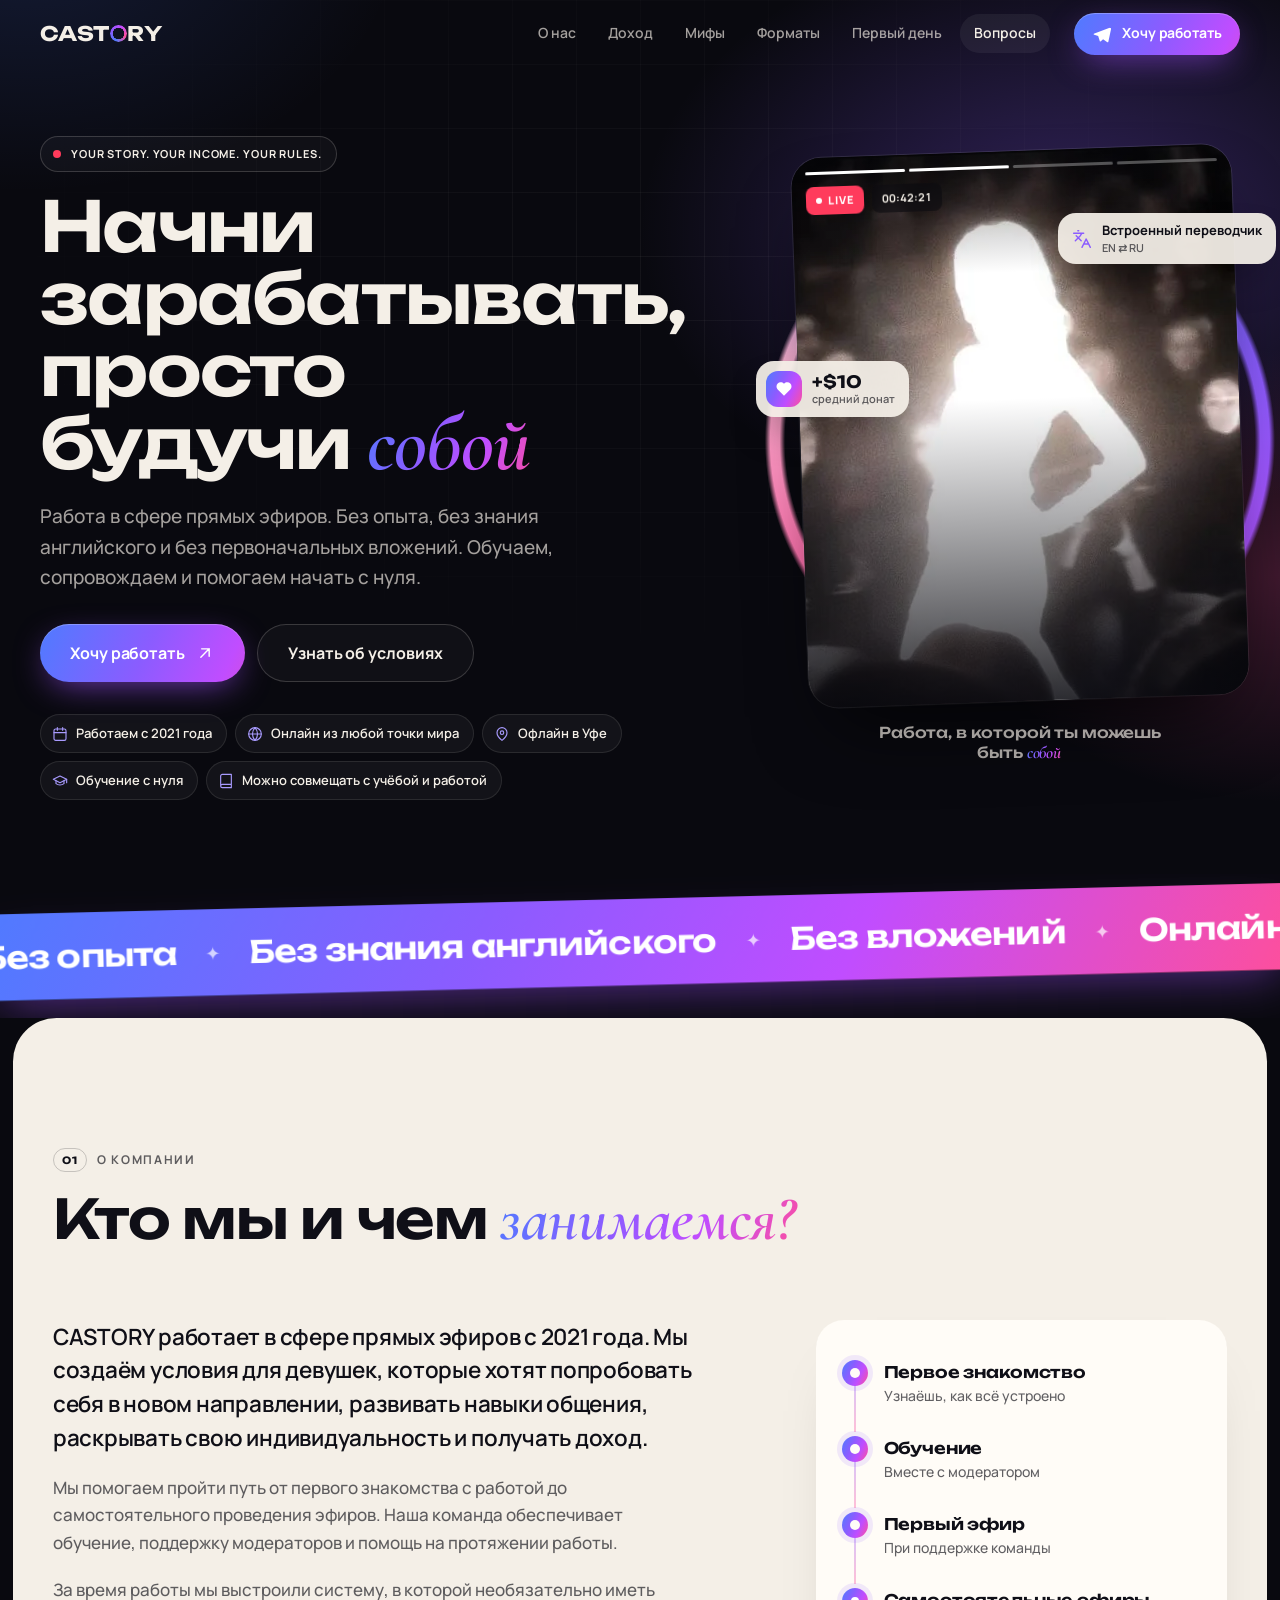
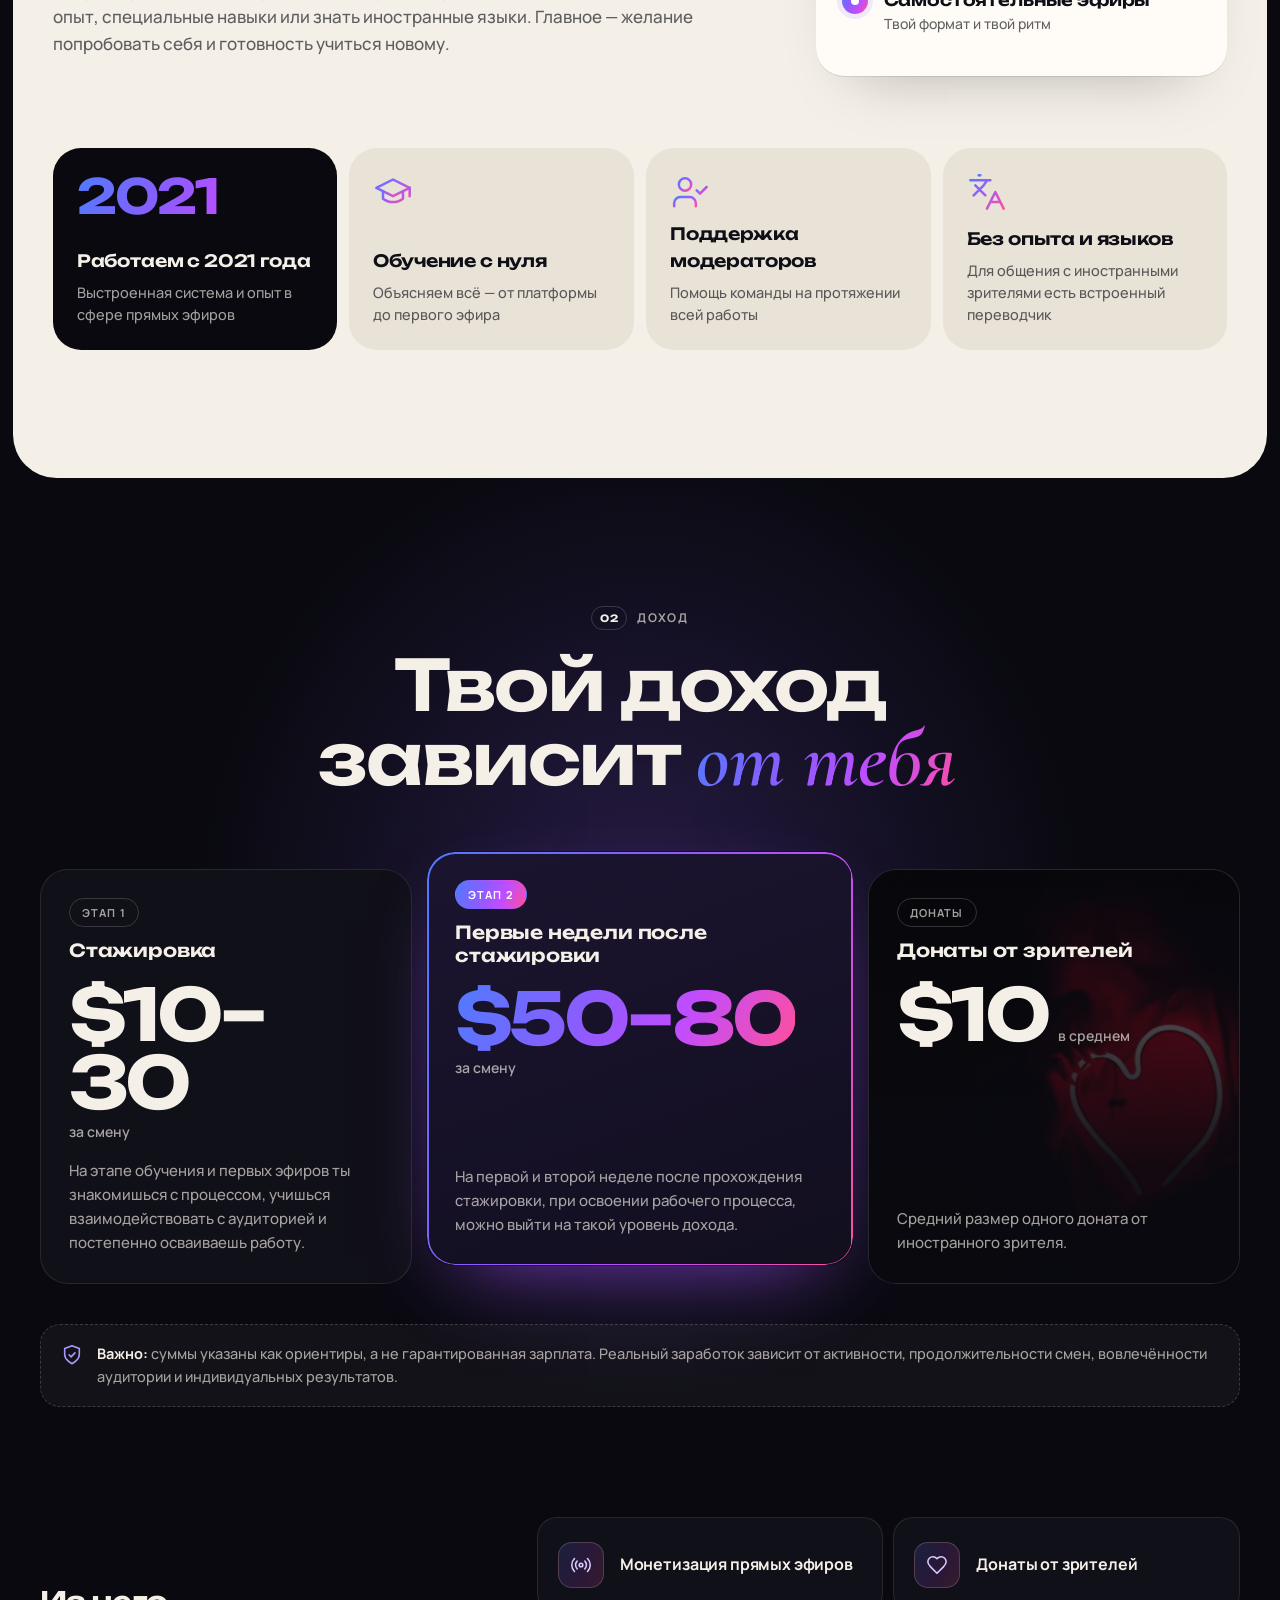
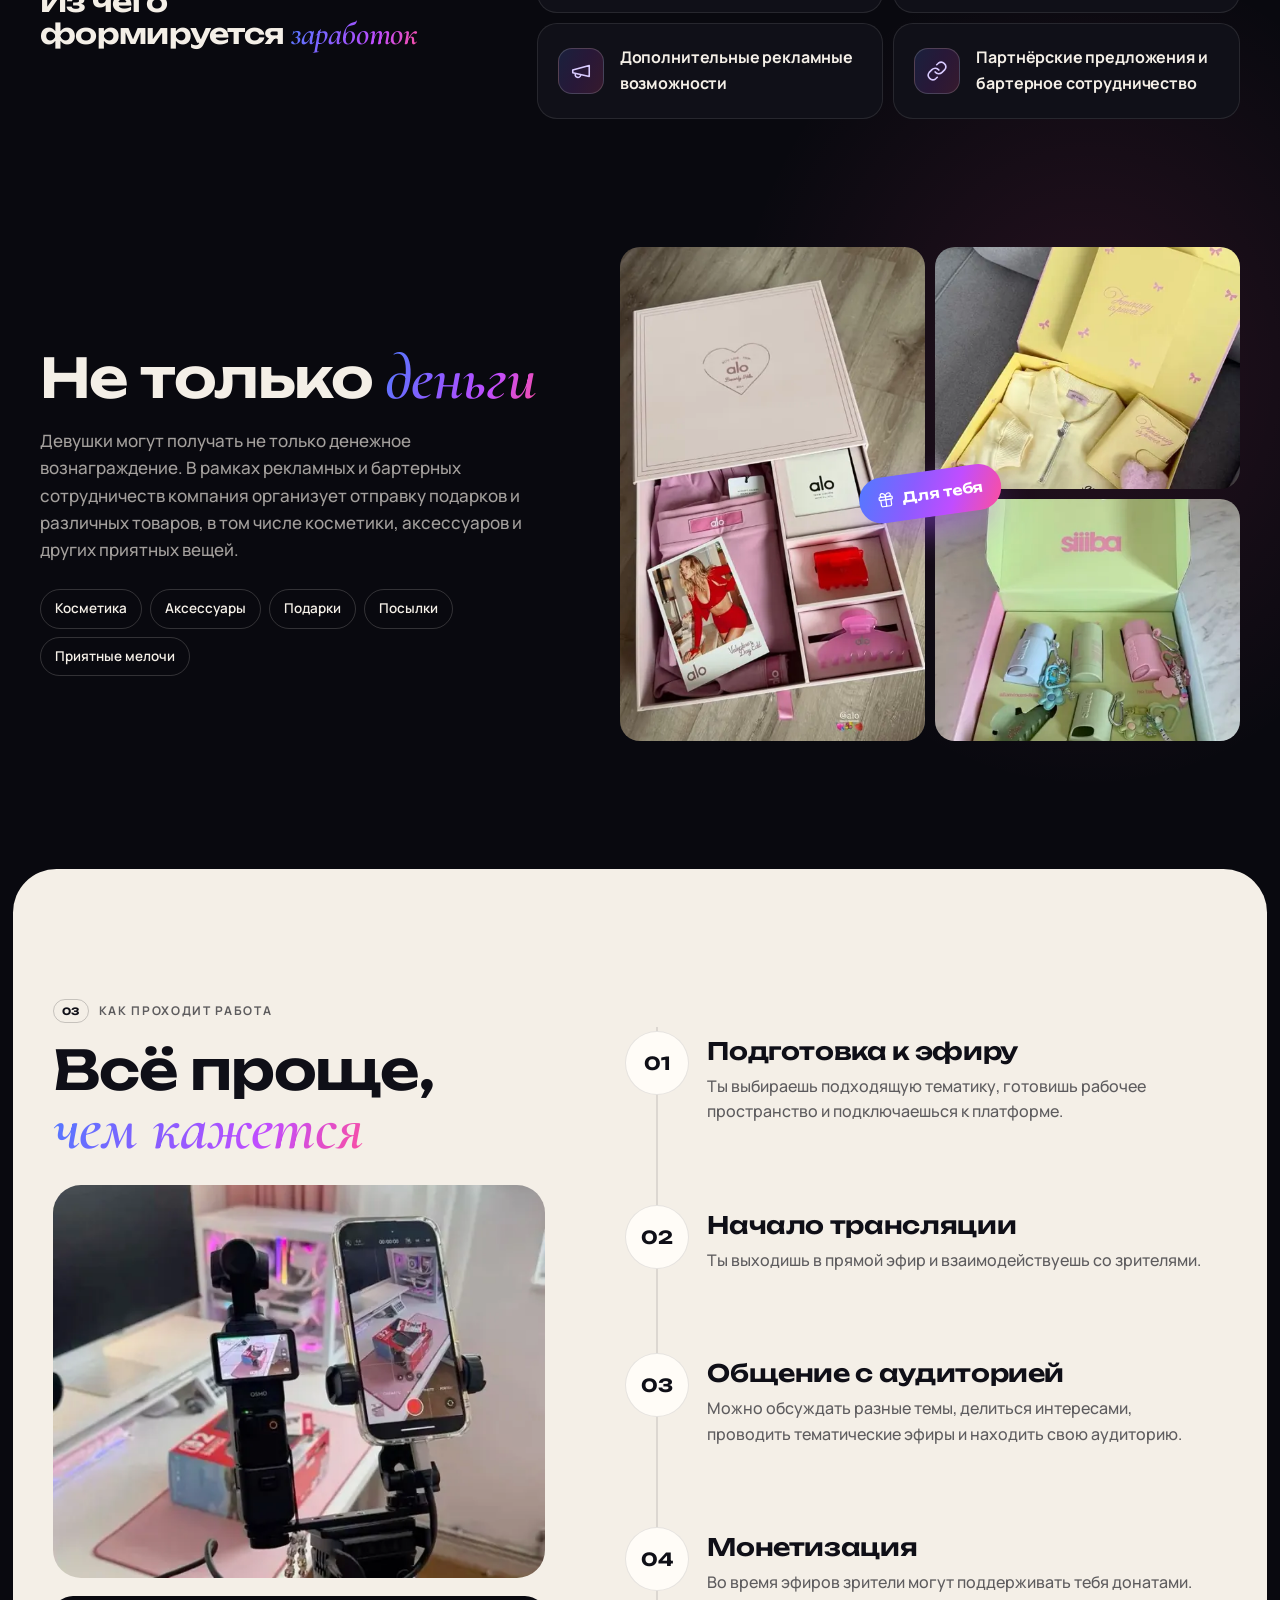
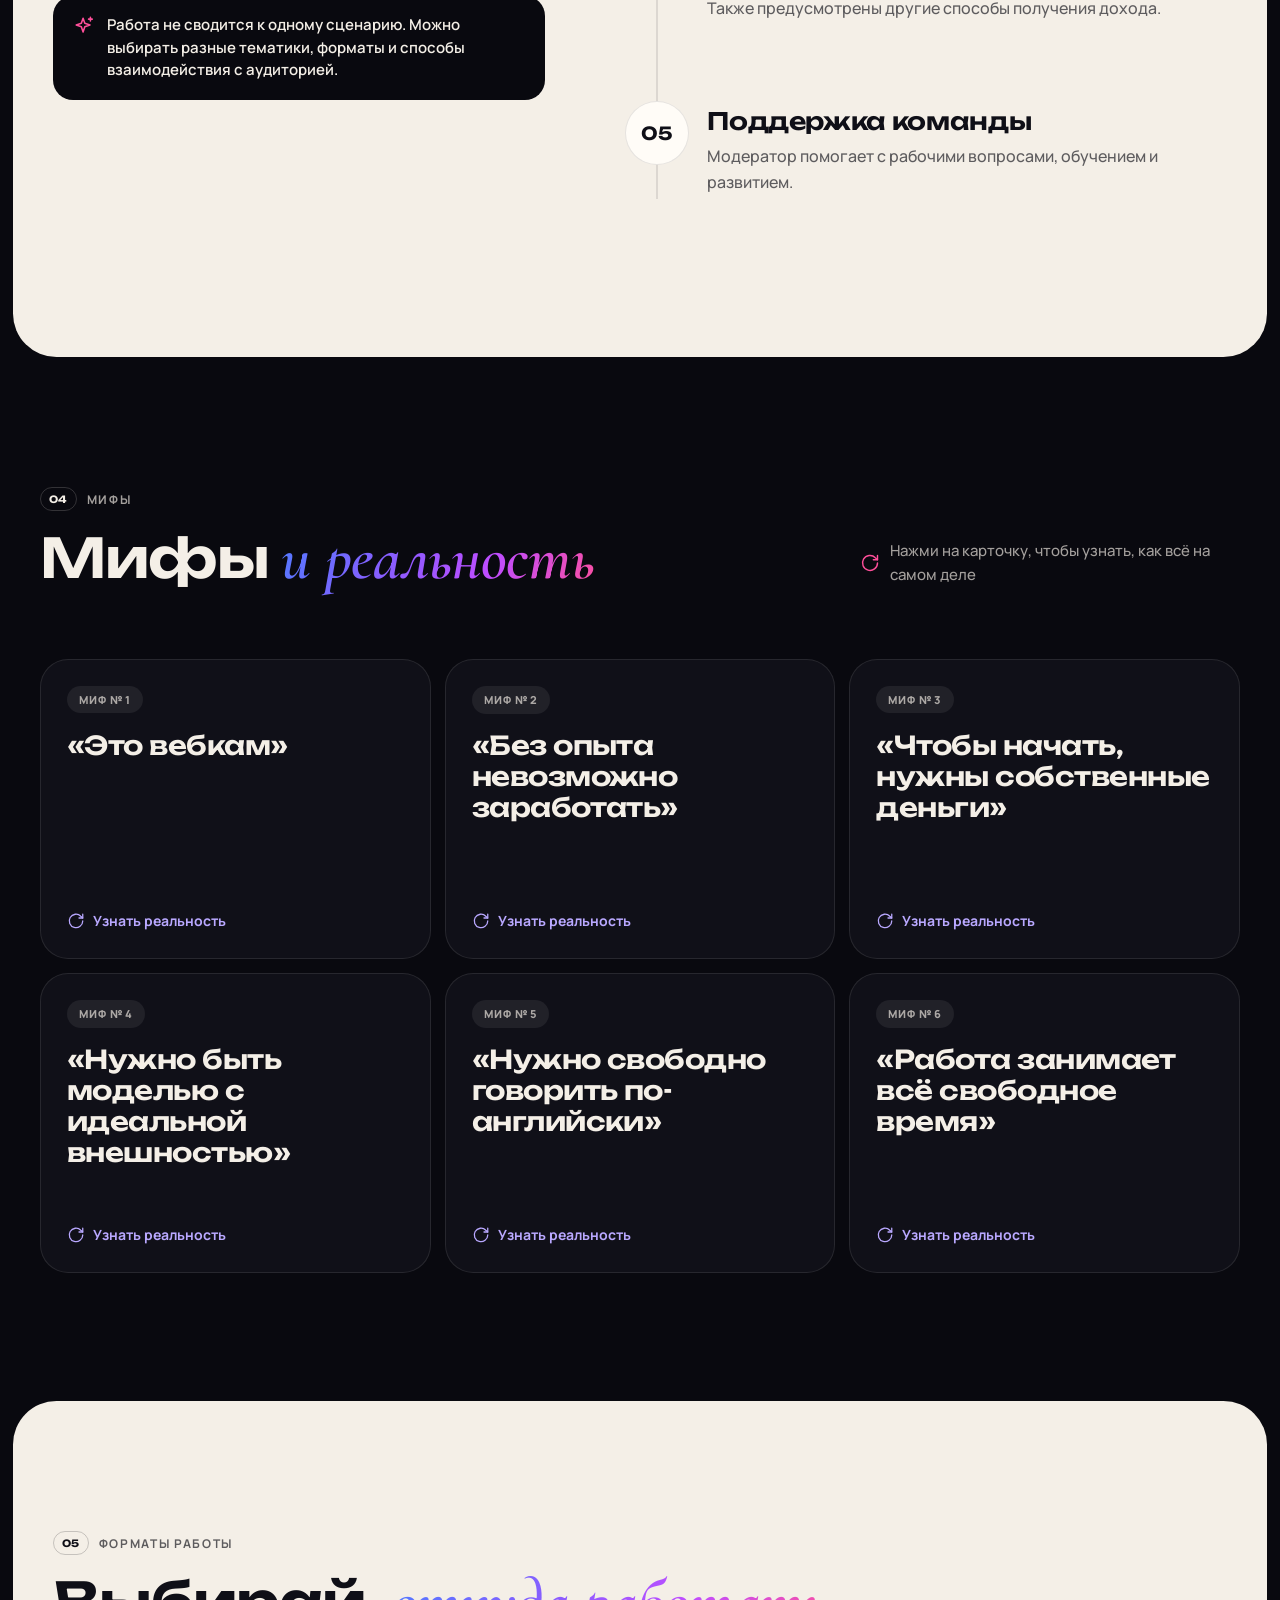
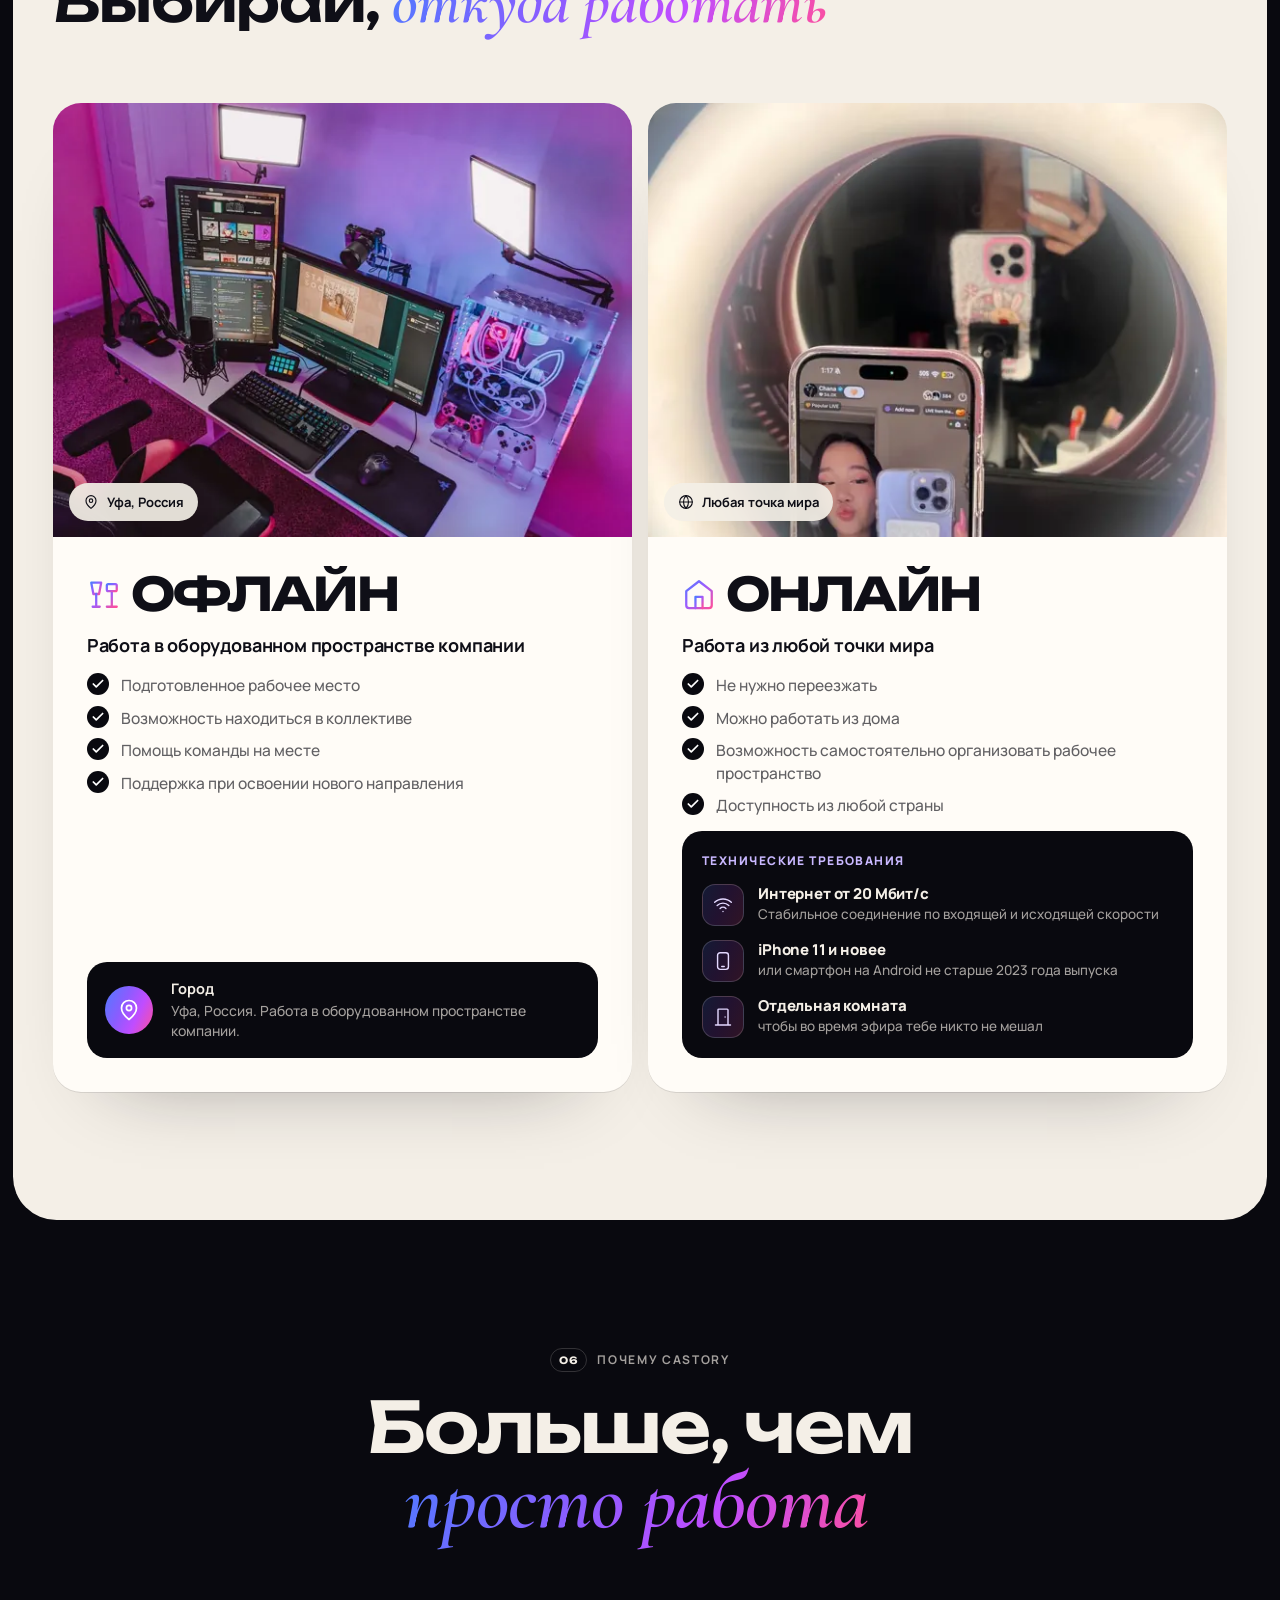
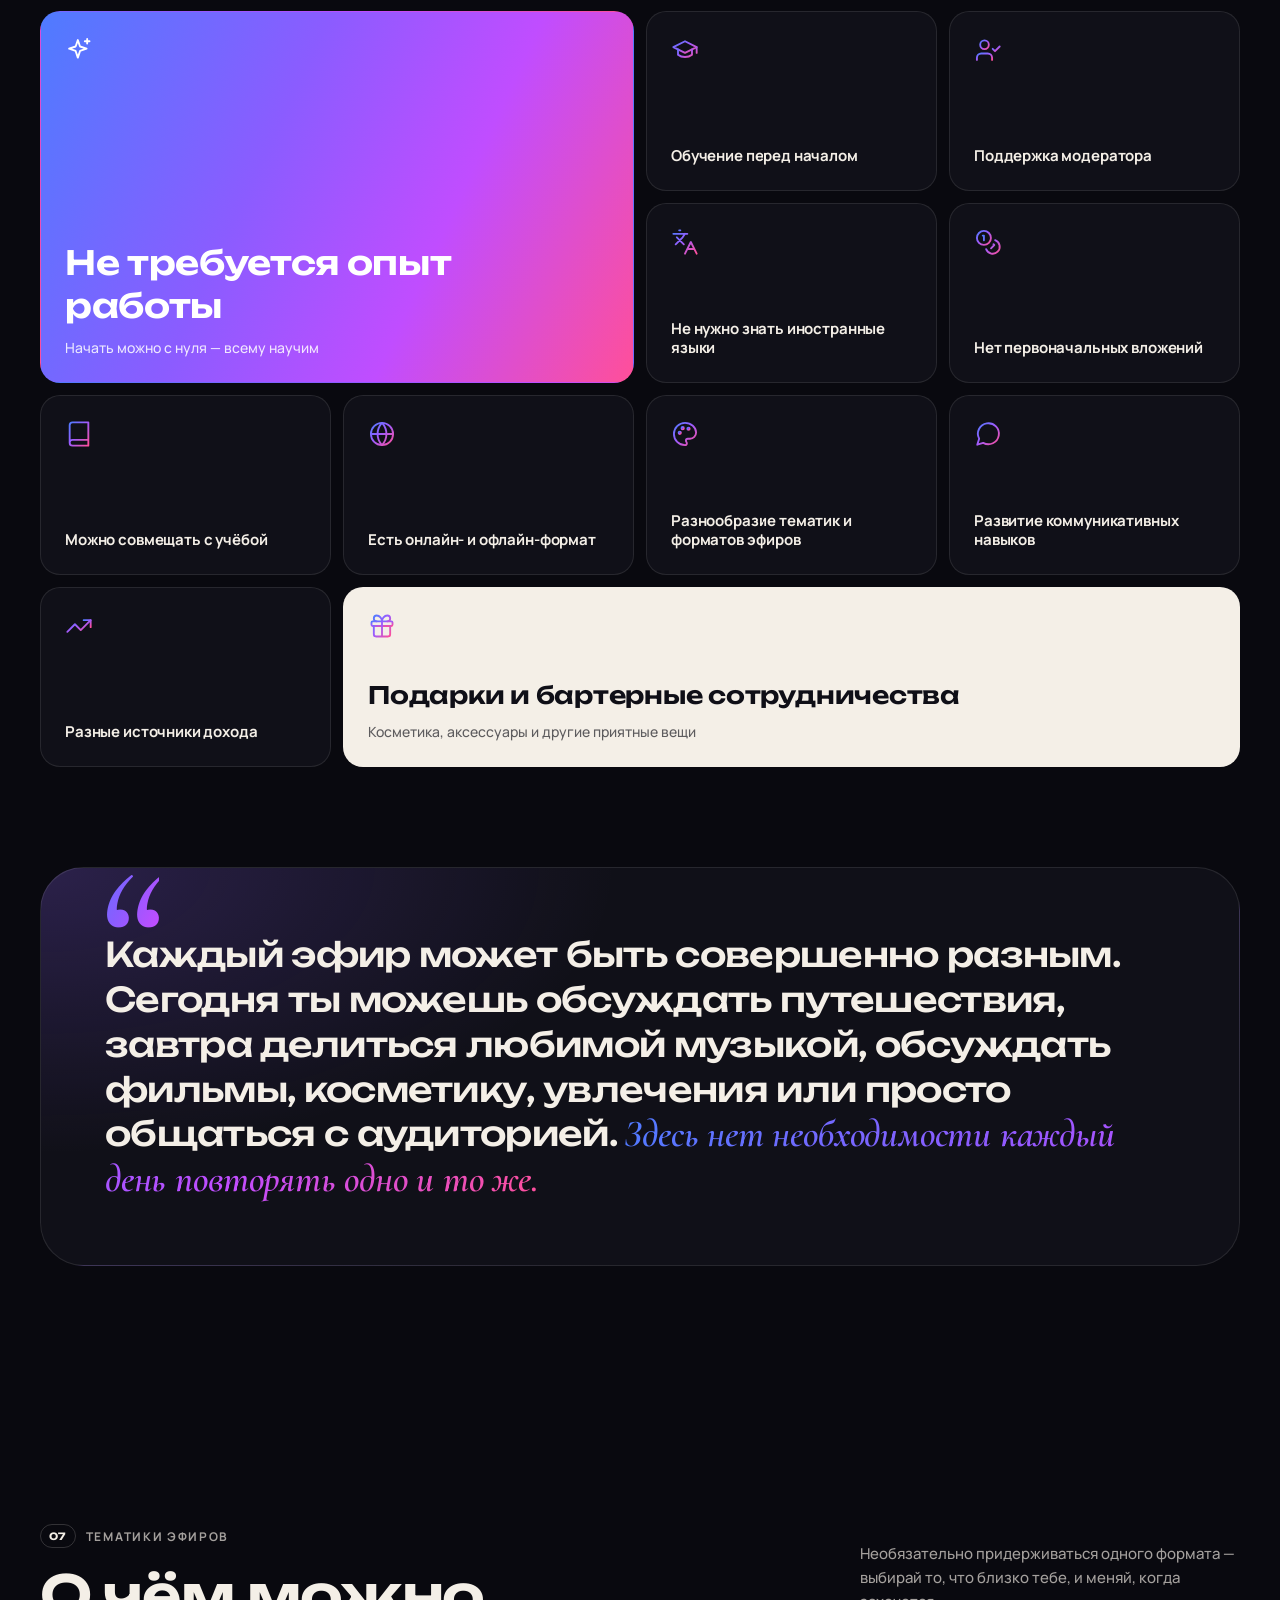
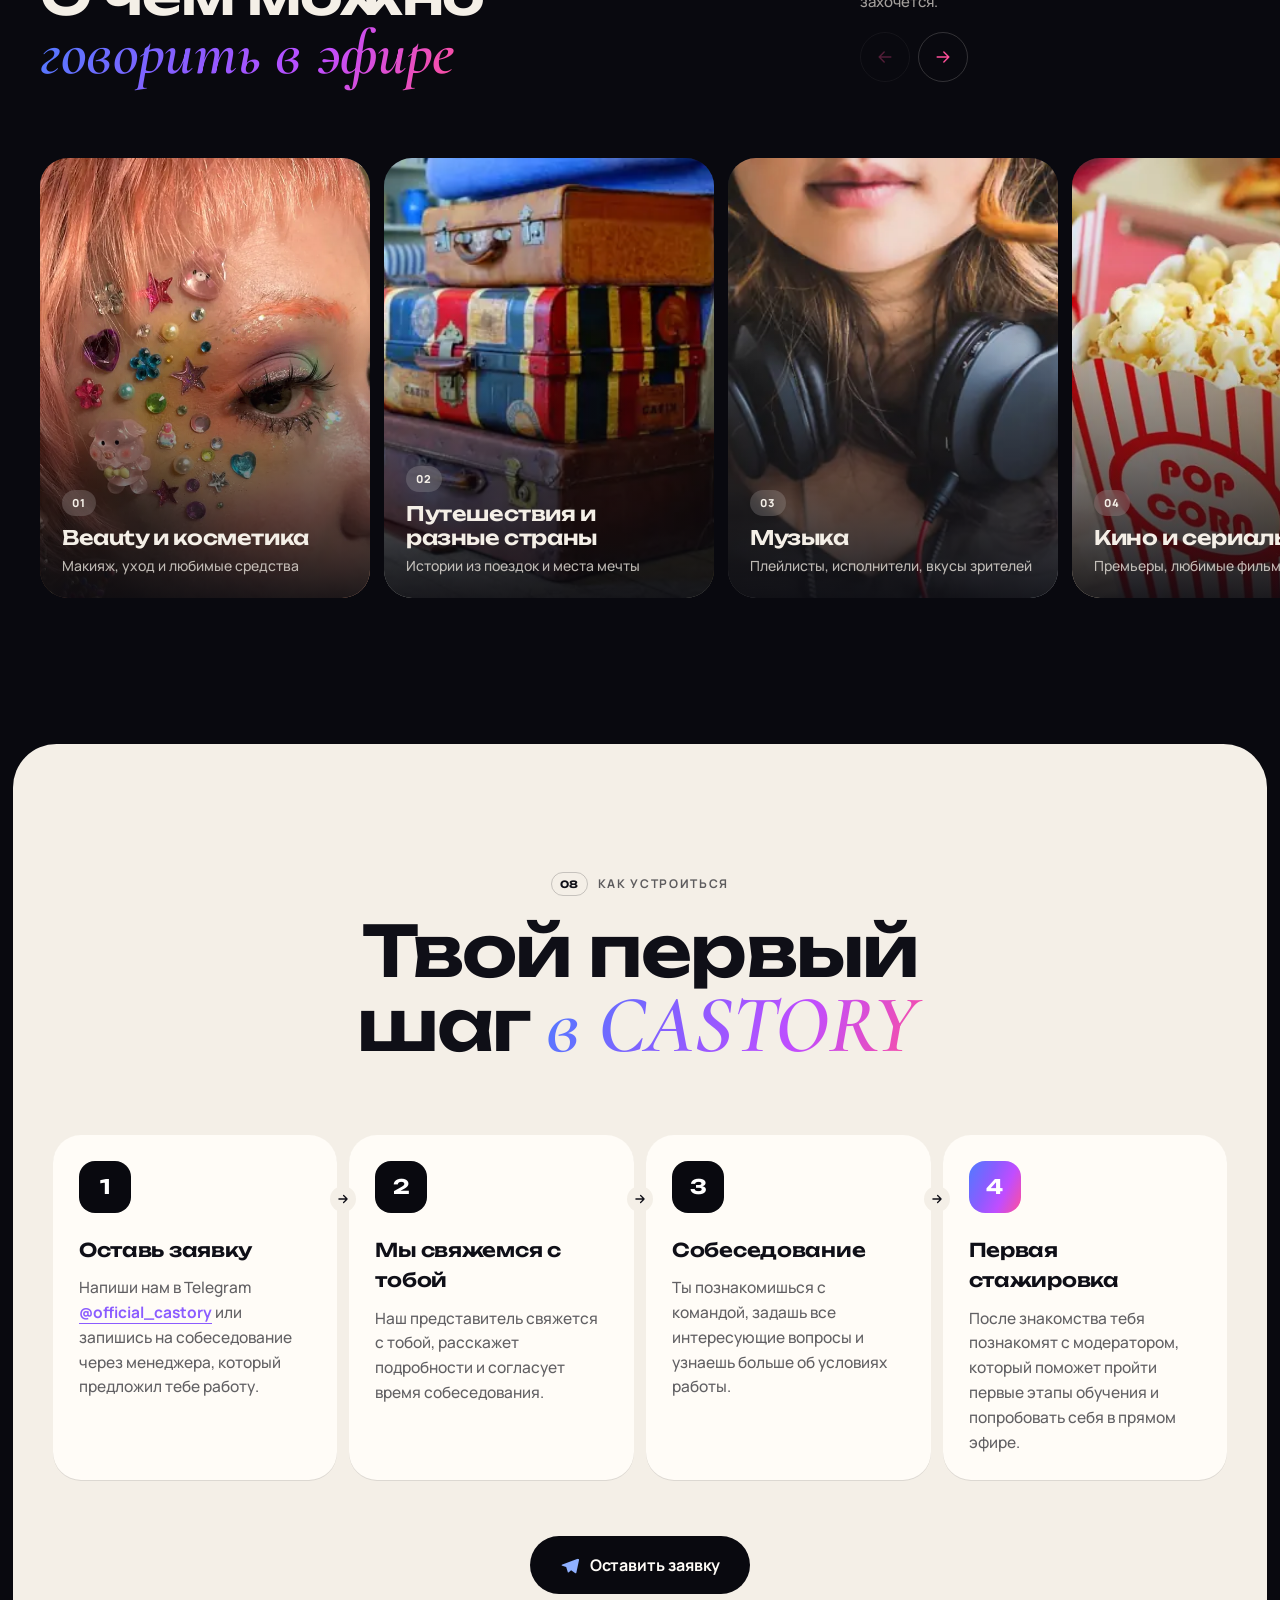
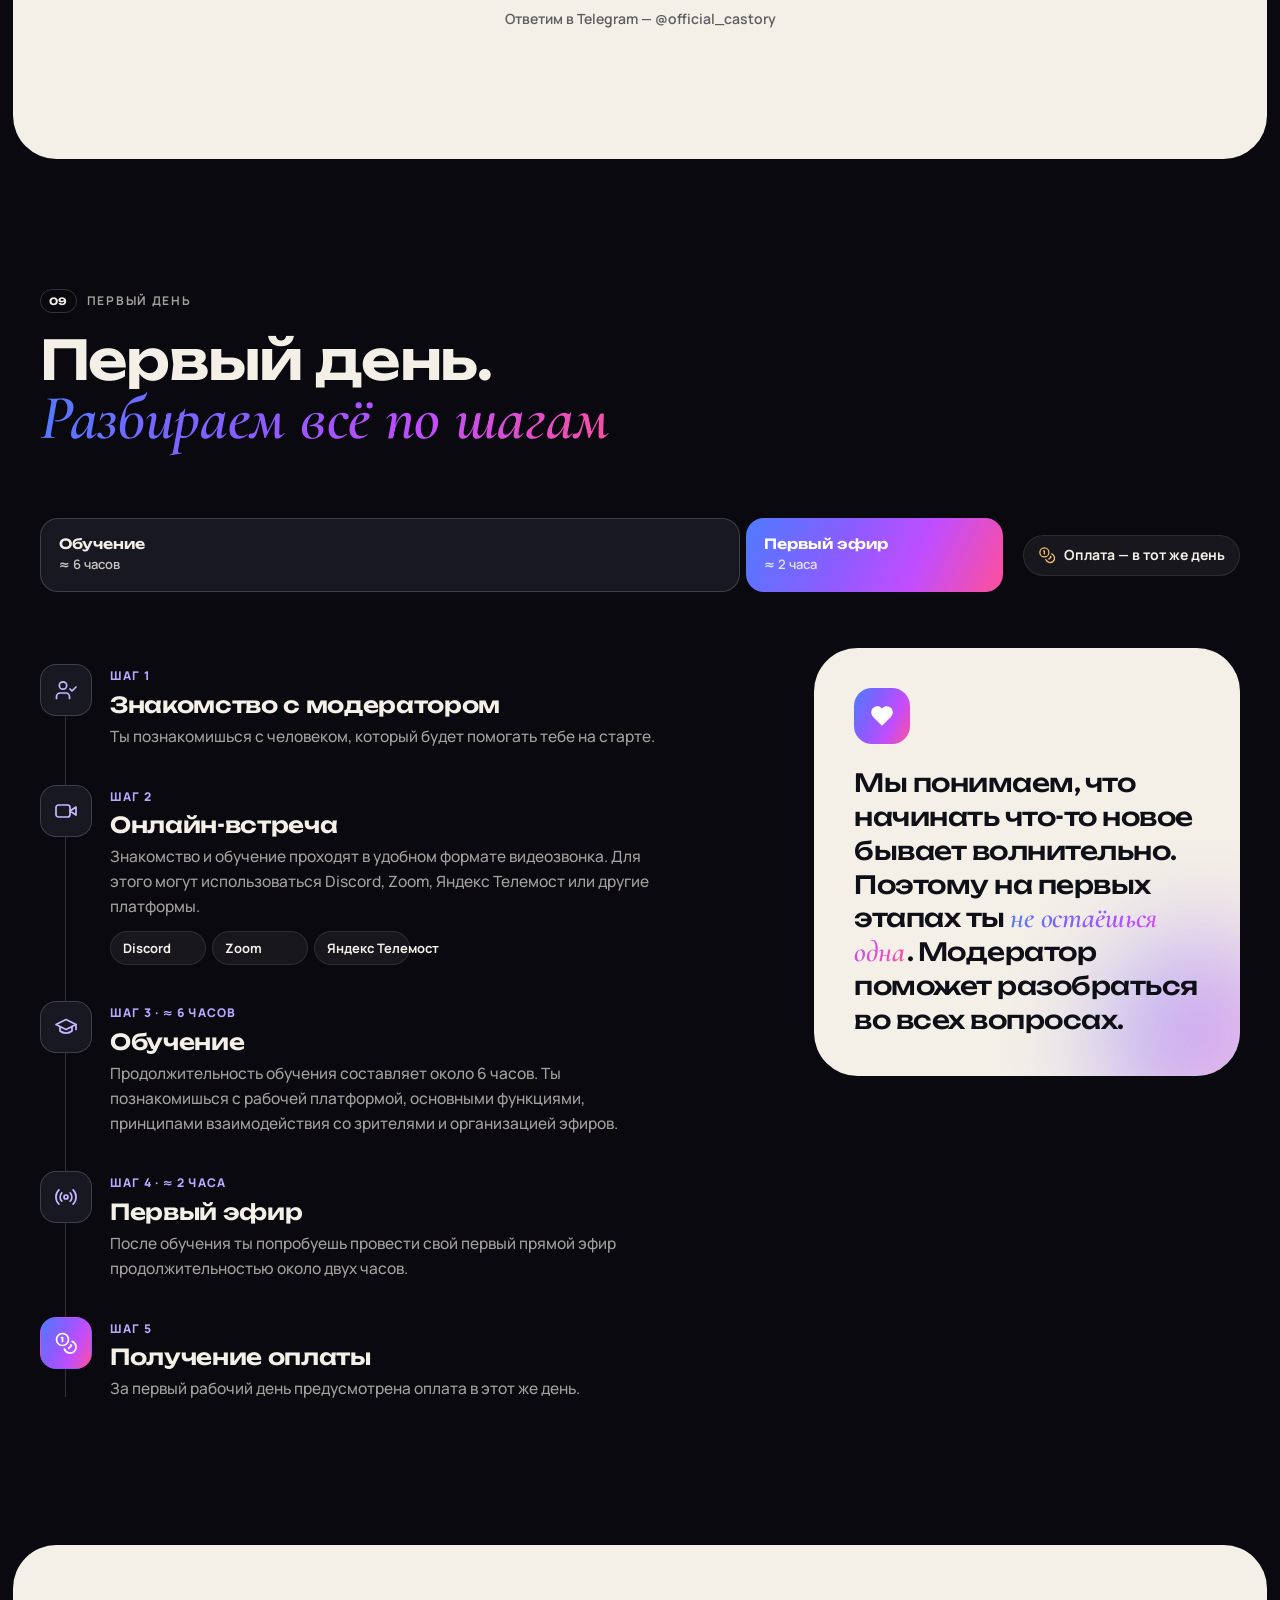
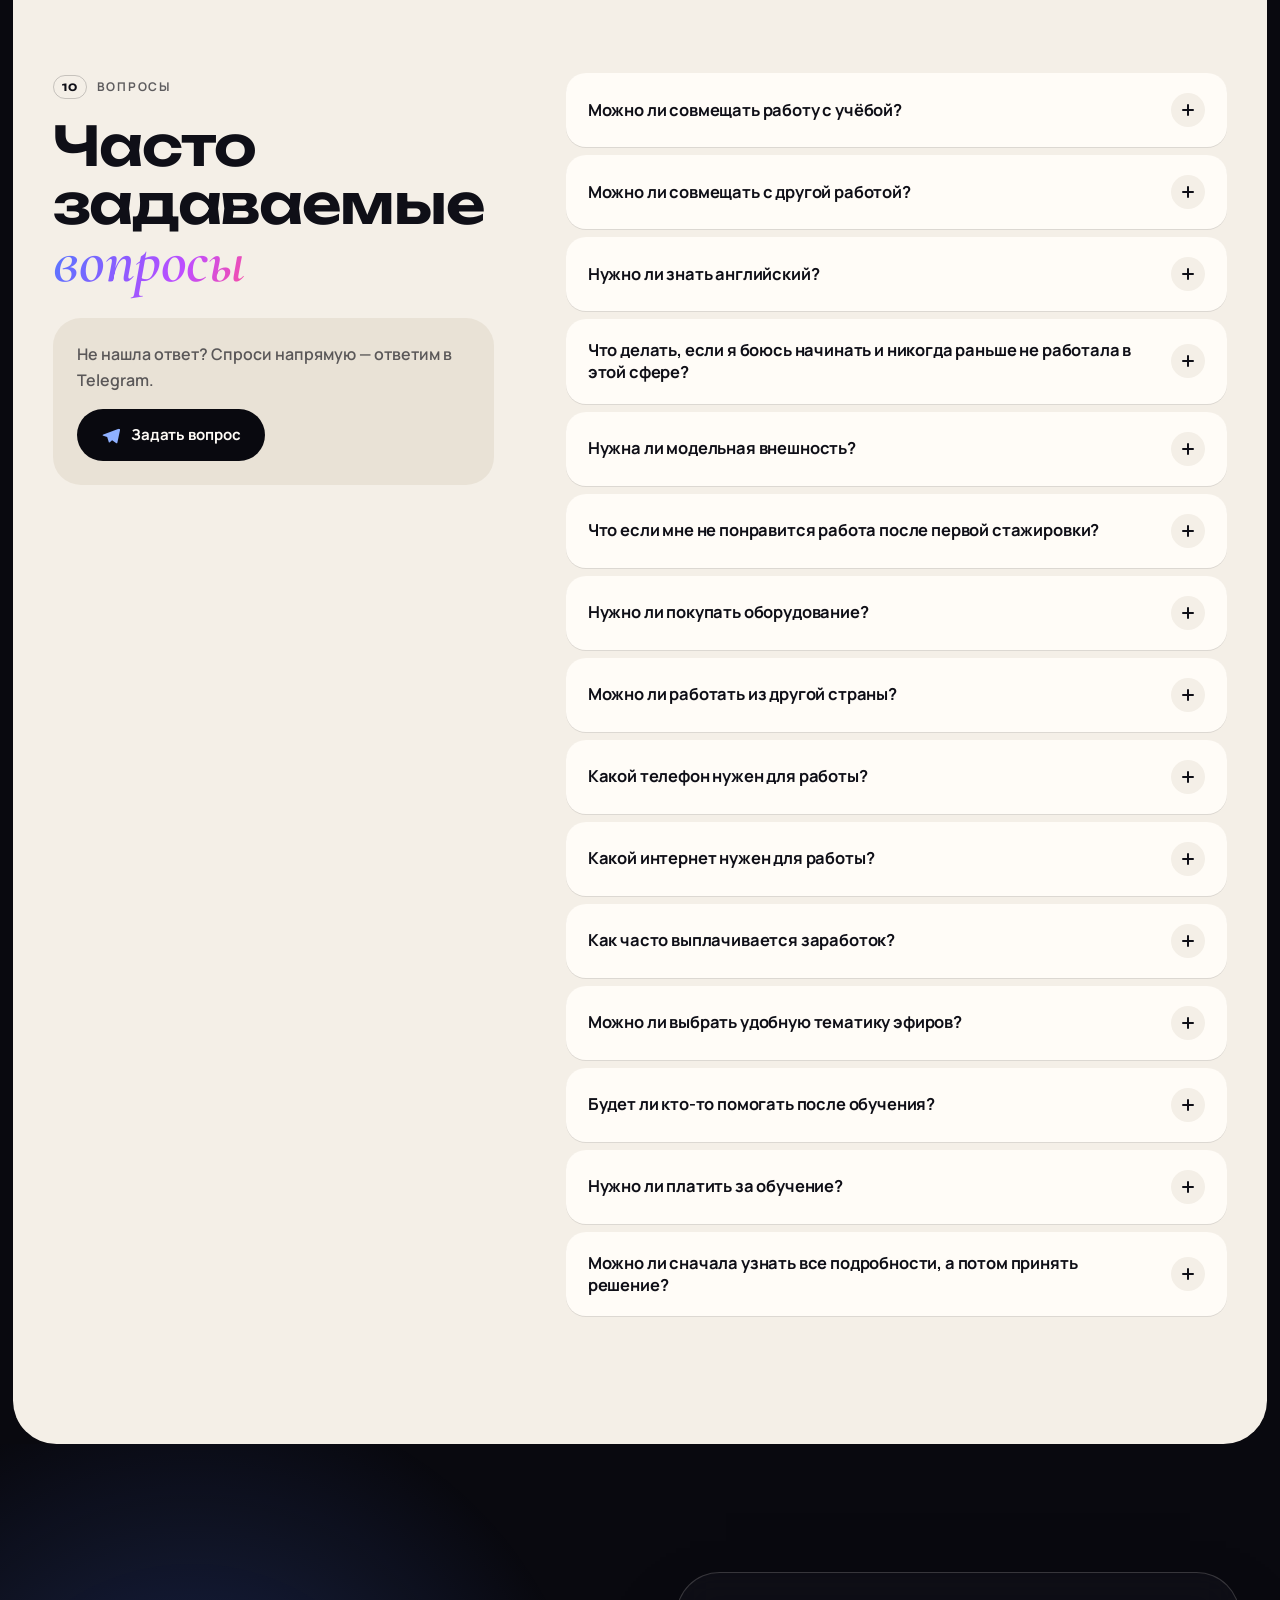
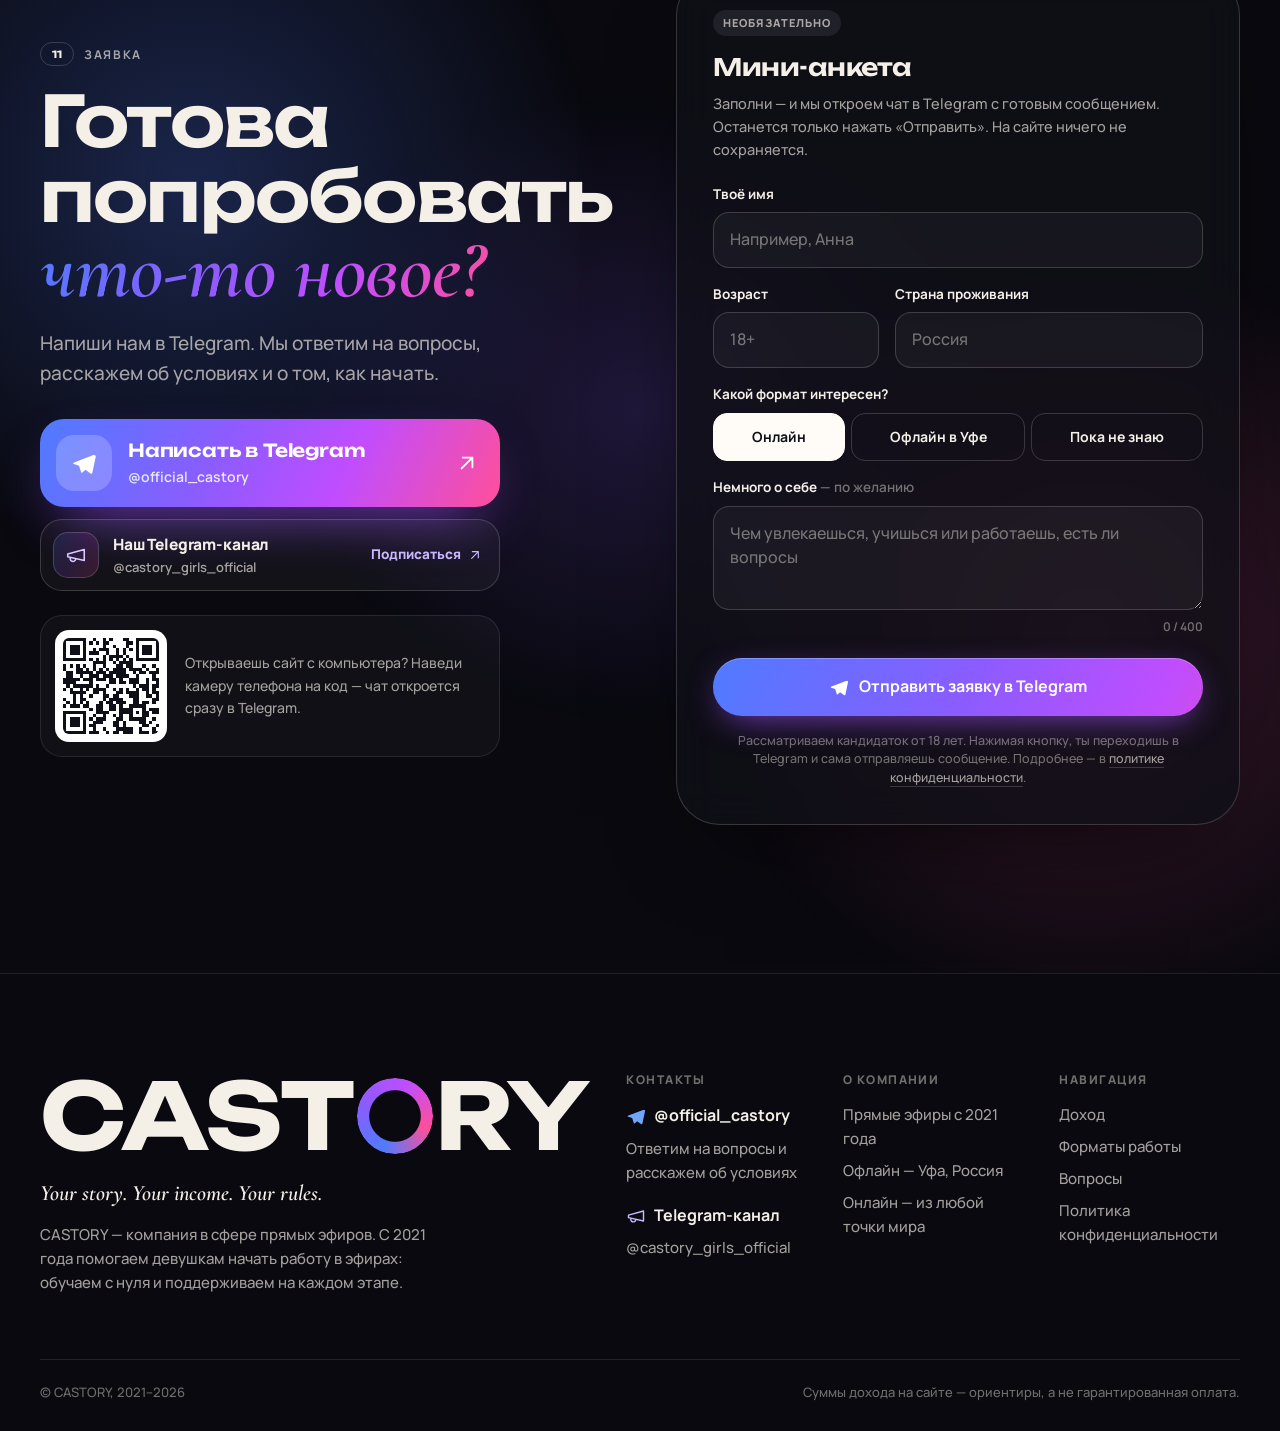
<file: index.html>
<!doctype html>
<html lang="ru">
<head>
  <meta charset="utf-8">
  <meta name="viewport" content="width=device-width, initial-scale=1, viewport-fit=cover">
  <title>CASTORY — работа в прямых эфирах для девушек | Онлайн и офлайн в Уфе</title>
  <meta name="description" content="CASTORY — работа в сфере прямых эфиров с 2021 года. Без опыта, без знания английского и без вложений. Обучение с модератором, онлайн из любой точки мира или офлайн в Уфе.">
  <meta name="theme-color" content="#09090F">
  <meta name="color-scheme" content="dark">
  <meta name="format-detection" content="telephone=no">

  <link rel="canonical" href="https://castorygirl.online/">
  <meta property="og:type" content="website">
  <meta property="og:url" content="https://castorygirl.online/">
  <meta property="og:image" content="https://castorygirl.online/assets/img/og.jpg">
  <meta property="og:image:width" content="1200">
  <meta property="og:image:height" content="630">
  <meta property="og:image:alt" content="CASTORY — начни зарабатывать, просто будучи собой">
  <meta property="og:locale" content="ru_RU">
  <meta property="og:site_name" content="CASTORY">
  <meta property="og:title" content="CASTORY — работа, в которой ты можешь быть собой">
  <meta property="og:description" content="Прямые эфиры без опыта, без английского и без вложений. Обучение с нуля, онлайн из любой точки мира или офлайн в Уфе.">
  <meta name="twitter:card" content="summary_large_image">
  <meta name="twitter:image" content="https://castorygirl.online/assets/img/og.jpg">

  <link rel="icon" href="assets/img/favicon.svg" type="image/svg+xml">
  <link rel="preload" href="assets/fonts/unbounded-normal-400-800-cyrillic.woff2" as="font" type="font/woff2" crossorigin>
  <link rel="preload" href="assets/fonts/manrope-normal-400-800-cyrillic.woff2" as="font" type="font/woff2" crossorigin>
  <link rel="preload" href="assets/img/hero.webp" as="image" type="image/webp">
  <link rel="stylesheet" href="assets/css/fonts.css">
  <link rel="stylesheet" href="assets/css/style.css">
  <script>document.documentElement.classList.add('js')</script>
  <script src="assets/js/main.js" defer></script>

  <script type="application/ld+json">
  {
    "@context": "https://schema.org",
    "@type": "Organization",
    "name": "CASTORY",
    "url": "https://castorygirl.online/",
    "logo": "https://castorygirl.online/assets/img/favicon.svg",
    "slogan": "Your story. Your income. Your rules.",
    "description": "Компания в сфере прямых эфиров. Обучение с нуля, онлайн из любой точки мира и офлайн в Уфе.",
    "foundingDate": "2021",
    "address": {"@type": "PostalAddress", "addressLocality": "Уфа", "addressCountry": "RU"},
    "sameAs": ["https://t.me/official_castory", "https://t.me/castory_girls_official"]
  }
  </script>
</head>
<body>
<svg width="0" height="0" style="position:absolute" aria-hidden="true">
  <defs>
    <linearGradient id="g-brand" x1="0" y1="0" x2="1" y2="1">
      <stop offset="0" stop-color="#4F7BFF"/><stop offset=".45" stop-color="#9B5CFF"/><stop offset="1" stop-color="#FF4F9A"/>
    </linearGradient>
  </defs>
  <symbol id="i-arrow" viewBox="0 0 24 24"><path d="M7 17 17 7M8 7h9v9"/></symbol>
  <symbol id="i-arrow-r" viewBox="0 0 24 24"><path d="M5 12h14M13 6l6 6-6 6"/></symbol>
  <symbol id="i-arrow-l" viewBox="0 0 24 24"><path d="M19 12H5M11 6l-6 6 6 6"/></symbol>
  <symbol id="i-check" viewBox="0 0 24 24"><path d="M20 6 9 17l-5-5"/></symbol>
  <symbol id="i-tg" viewBox="0 0 24 24"><path d="M21.2 4.4 2.9 11.5c-1.2.5-1.2 1.2-.2 1.5l4.7 1.5 1.8 5.5c.2.6.1.9.8.9.5 0 .7-.2 1-.5l2.3-2.2 4.7 3.5c.9.5 1.5.2 1.7-.8l3.1-14.5c.3-1.3-.5-1.9-1.6-1.5Z" fill="currentColor" stroke="none"/></symbol>
  <symbol id="i-globe" viewBox="0 0 24 24"><circle cx="12" cy="12" r="9.5"/><path d="M2.5 12h19M12 2.5c2.6 2.8 3.8 6 3.8 9.5s-1.2 6.7-3.8 9.5c-2.6-2.8-3.8-6-3.8-9.5s1.2-6.7 3.8-9.5Z"/></symbol>
  <symbol id="i-pin" viewBox="0 0 24 24"><path d="M19.5 10c0 5.6-7.5 11.5-7.5 11.5S4.5 15.6 4.5 10a7.5 7.5 0 0 1 15 0Z"/><circle cx="12" cy="10" r="2.6"/></symbol>
  <symbol id="i-cap" viewBox="0 0 24 24"><path d="M22 9.5 12 4.5 2 9.5l10 5 10-5Z"/><path d="M6 11.6V16c3.3 2.7 8.7 2.7 12 0v-4.4M22 9.5v5"/></symbol>
  <symbol id="i-clock" viewBox="0 0 24 24"><circle cx="12" cy="12" r="9.5"/><path d="M12 6.5V12l3.6 2"/></symbol>
  <symbol id="i-users" viewBox="0 0 24 24"><path d="M16 20.5v-1.8a3.7 3.7 0 0 0-3.7-3.7H6.2a3.7 3.7 0 0 0-3.7 3.7v1.8"/><circle cx="9.2" cy="7.5" r="3.7"/><path d="M21.5 20.5v-1.8a3.7 3.7 0 0 0-2.8-3.6M15.7 3.9a3.7 3.7 0 0 1 0 7.2"/></symbol>
  <symbol id="i-user-check" viewBox="0 0 24 24"><path d="M15.5 20.5v-1.8a3.7 3.7 0 0 0-3.7-3.7H6.2a3.7 3.7 0 0 0-3.7 3.7v1.8"/><circle cx="9" cy="7.5" r="3.7"/><path d="m16 11 2 2 4-4"/></symbol>
  <symbol id="i-chat" viewBox="0 0 24 24"><path d="M7.9 19.6A9 9 0 1 0 4.4 16L2.8 21.2Z"/><path d="M8.5 12h.01M12 12h.01M15.5 12h.01"/></symbol>
  <symbol id="i-translate" viewBox="0 0 24 24"><path d="m5 8 6 6M4 14l6-6 2-3M2 5h12M7 2h1M22 22l-5-10-5 10M14 18h6"/></symbol>
  <symbol id="i-coins" viewBox="0 0 24 24"><circle cx="8.5" cy="8.5" r="6"/><path d="M18.1 10.4a6 6 0 1 1-7.7 7.7M7.5 6.5h1v4M16.7 13.9l.7.7-2.8 2.8"/></symbol>
  <symbol id="i-gift" viewBox="0 0 24 24"><rect x="3" y="8" width="18" height="4" rx="1"/><path d="M12 8v13M19 12v7a2 2 0 0 1-2 2H7a2 2 0 0 1-2-2v-7M7.5 8a2.5 2.5 0 0 1 0-5C10 3 12 5.5 12 8c0-2.5 2-5 4.5-5a2.5 2.5 0 0 1 0 5"/></symbol>
  <symbol id="i-heart" viewBox="0 0 24 24"><path d="M19 14c1.5-1.5 3-3.2 3-5.5A5.5 5.5 0 0 0 16.5 3c-1.8 0-3 .5-4.5 2-1.5-1.5-2.7-2-4.5-2A5.5 5.5 0 0 0 2 8.5c0 2.3 1.5 4 3 5.5l7 7Z"/></symbol>
  <symbol id="i-spark" viewBox="0 0 24 24"><path d="M11 3.5 12.9 9l5.6 1.9-5.6 1.9L11 18.5l-1.9-5.7-5.6-1.9L9.1 9Z"/><path d="M19 2.5v4M21 4.5h-4"/></symbol>
  <symbol id="i-shield" viewBox="0 0 24 24"><path d="M12 21.5s8-4 8-10V5l-8-3-8 3v6.5c0 6 8 10 8 10Z"/><path d="m8.8 11.8 2.2 2.2 4.2-4.3"/></symbol>
  <symbol id="i-wifi" viewBox="0 0 24 24"><path d="M5 12.6a10 10 0 0 1 14 0M8.5 16.1a5 5 0 0 1 7 0M2 8.8a14.5 14.5 0 0 1 20 0M12 19.8h.01"/></symbol>
  <symbol id="i-home" viewBox="0 0 24 24"><path d="m3 10 9-7 9 7v10a2 2 0 0 1-2 2H5a2 2 0 0 1-2-2Z"/><path d="M9.5 22v-8h5v8"/></symbol>
  <symbol id="i-studio" viewBox="0 0 24 24"><path d="M3 4h7l-1.5 8h-4Z"/><path d="M6.5 12v9M4 21h5M14 21h7M17.5 21V10"/><rect x="14" y="5" width="7" height="5" rx="1"/></symbol>
  <symbol id="i-video" viewBox="0 0 24 24"><path d="m22 8-6 4 6 4Z"/><rect x="2" y="6" width="14" height="12" rx="2.5"/></symbol>
  <symbol id="i-play" viewBox="0 0 24 24"><path d="M7 4.5v15l12.5-7.5Z"/></symbol>
  <symbol id="i-plus" viewBox="0 0 24 24"><path d="M12 5v14M5 12h14"/></symbol>
  <symbol id="i-rotate" viewBox="0 0 24 24"><path d="M21 12a9 9 0 1 1-2.6-6.4L21 8"/><path d="M21 3v5h-5"/></symbol>
  <symbol id="i-copy" viewBox="0 0 24 24"><rect x="9" y="9" width="12.5" height="12.5" rx="2.5"/><path d="M5 15H4.5A2.5 2.5 0 0 1 2 12.5v-8A2.5 2.5 0 0 1 4.5 2h8A2.5 2.5 0 0 1 15 4.5V5"/></symbol>
  <symbol id="i-menu" viewBox="0 0 24 24"><path d="M3 8h18M3 16h18"/></symbol>
  <symbol id="i-x" viewBox="0 0 24 24"><path d="M18 6 6 18M6 6l12 12"/></symbol>
  <symbol id="i-trend" viewBox="0 0 24 24"><path d="m22 7-8.5 8.5-5-5L2 17"/><path d="M16 7h6v6"/></symbol>
  <symbol id="i-megaphone" viewBox="0 0 24 24"><path d="m3 11 18-5v12L3 14Z"/><path d="M11.6 16.8a3 3 0 1 1-5.8-1.6"/></symbol>
  <symbol id="i-link" viewBox="0 0 24 24"><path d="M10 13a5 5 0 0 0 7.5.5l3-3a5 5 0 0 0-7-7l-1.8 1.7"/><path d="M14 11a5 5 0 0 0-7.5-.5l-3 3a5 5 0 0 0 7 7l1.8-1.7"/></symbol>
  <symbol id="i-radio" viewBox="0 0 24 24"><path d="M4.9 19.1a10 10 0 0 1 0-14.2M7.8 16.2a6 6 0 0 1 0-8.4M16.2 7.8a6 6 0 0 1 0 8.4M19.1 4.9a10 10 0 0 1 0 14.2"/><circle cx="12" cy="12" r="2"/></symbol>
  <symbol id="i-calendar" viewBox="0 0 24 24"><rect x="3" y="4.5" width="18" height="17" rx="2.5"/><path d="M16 2.5v4M8 2.5v4M3 10h18"/></symbol>
  <symbol id="i-book" viewBox="0 0 24 24"><path d="M4 19.5v-15A2.5 2.5 0 0 1 6.5 2H20v20H6.5a2.5 2.5 0 0 1 0-5H20"/></symbol>
  <symbol id="i-smile" viewBox="0 0 24 24"><circle cx="12" cy="12" r="9.5"/><path d="M8 14s1.5 2 4 2 4-2 4-2M9 9.5h.01M15 9.5h.01"/></symbol>
  <symbol id="i-palette" viewBox="0 0 24 24"><path d="M12 2.5a9.5 9.5 0 0 0 0 19c.9 0 1.6-.7 1.6-1.6 0-.4-.2-.8-.4-1.1-.3-.3-.4-.7-.4-1.1 0-.9.7-1.6 1.6-1.6h1.9a5.3 5.3 0 0 0 5.2-5.3c0-4.6-4.3-8.3-9.5-8.3Z"/><circle cx="7.5" cy="11" r="1"/><circle cx="10" cy="7" r="1"/><circle cx="15" cy="7.5" r="1"/></symbol>
  <symbol id="i-dollar" viewBox="0 0 24 24"><path d="M12 2v20M17 5.5H9.5a3.3 3.3 0 0 0 0 6.5h5a3.3 3.3 0 0 1 0 6.5H6"/></symbol>
  <symbol id="i-phone" viewBox="0 0 24 24"><rect x="5.5" y="2" width="13" height="20" rx="3"/><path d="M10.5 18.5h3"/></symbol>
  <symbol id="i-door" viewBox="0 0 24 24"><path d="M3 21.5h18M6 21.5V3.5a1 1 0 0 1 1-1h10a1 1 0 0 1 1 1v18"/><path d="M14.5 12h.01"/></symbol>
  <symbol id="i-eye" viewBox="0 0 24 24"><path d="M2 12s3.6-7 10-7 10 7 10 7-3.6 7-10 7S2 12 2 12Z"/><circle cx="12" cy="12" r="3"/></symbol>
</svg>

<a class="skip" href="#main">Перейти к содержимому</a>

<header class="header" id="header">
  <div class="container header__row">
    <a class="logo" href="#top" aria-label="CASTORY — на главную">CAST<i class="logo__o" aria-hidden="true"></i>RY</a>
    <nav class="nav" aria-label="Основная навигация">
      <a href="#about">О нас</a>
      <a href="#income">Доход</a>
      <a href="#myths">Мифы</a>
      <a href="#formats">Форматы</a>
      <a href="#first-day">Первый день</a>
      <a href="#faq">Вопросы</a>
    </nav>
    <a class="btn btn--primary btn--sm header__cta" href="https://t.me/official_castory" target="_blank" rel="noopener" data-tg>
      <svg class="ic"><use href="#i-tg"/></svg><span>Хочу работать</span>
    </a>
    <button class="burger" type="button" aria-label="Открыть меню" aria-expanded="false" aria-controls="mnav">
      <svg class="ic"><use href="#i-menu"/></svg>
    </button>
  </div>
</header>

<div class="mnav" id="mnav" hidden>
  <nav class="mnav__links" aria-label="Мобильная навигация">
    <a href="#about"><span>01</span>О нас</a>
    <a href="#income"><span>02</span>Доход</a>
    <a href="#process"><span>03</span>Как проходит работа</a>
    <a href="#myths"><span>04</span>Мифы и реальность</a>
    <a href="#formats"><span>05</span>Онлайн и офлайн</a>
    <a href="#first-day"><span>06</span>Первый день</a>
    <a href="#faq"><span>07</span>Вопросы</a>
  </nav>
  <a class="btn btn--primary btn--block" href="https://t.me/official_castory" target="_blank" rel="noopener" data-tg>
    <svg class="ic"><use href="#i-tg"/></svg><span>Написать в Telegram</span>
  </a>
  <a class="btn btn--ghost btn--block" href="https://t.me/castory_girls_official" target="_blank" rel="noopener">
    <svg class="ic"><use href="#i-megaphone"/></svg><span>Наш Telegram-канал</span>
  </a>
  <p class="mnav__note">@official_castory — ответим на все вопросы</p>
</div>

<main id="main">

  <!-- ============ HERO ============ -->
  <section class="hero" id="top">
    <div class="hero__glow" aria-hidden="true"></div>
    <div class="container hero__grid">
      <div class="hero__copy">
        <p class="eyebrow eyebrow--live" data-reveal><span class="dot"></span>Your story. Your income. Your rules.</p>
        <h1 class="h1" data-reveal style="--d:.08s">Начни зарабатывать, просто будучи <em>собой</em></h1>
        <p class="hero__lead" data-reveal style="--d:.16s">Работа в сфере прямых эфиров. Без опыта, без знания английского и без первоначальных вложений. Обучаем, сопровождаем и помогаем начать с нуля.</p>
        <div class="hero__actions" data-reveal style="--d:.24s">
          <a class="btn btn--primary btn--lg" href="https://t.me/official_castory" target="_blank" rel="noopener" data-tg>
            <span>Хочу работать</span><svg class="ic"><use href="#i-arrow"/></svg>
          </a>
          <a class="btn btn--ghost btn--lg" href="#income"><span>Узнать об условиях</span></a>
        </div>
        <ul class="hero__facts" data-reveal style="--d:.32s">
          <li><svg class="ic"><use href="#i-calendar"/></svg>Работаем с 2021 года</li>
          <li><svg class="ic"><use href="#i-globe"/></svg>Онлайн из любой точки мира</li>
          <li><svg class="ic"><use href="#i-pin"/></svg>Офлайн в Уфе</li>
          <li><svg class="ic"><use href="#i-cap"/></svg>Обучение с нуля</li>
          <li><svg class="ic"><use href="#i-book"/></svg>Можно совмещать с учёбой и работой</li>
        </ul>
      </div>

      <div class="hero__visual" data-reveal style="--d:.2s">
        <div class="ringlight" aria-hidden="true"></div>
        <figure class="stream">
          <img src="assets/img/hero.webp" width="432" height="540" alt="Силуэт девушки в свете софитов" fetchpriority="high">
          <div class="stream__top" aria-hidden="true">
            <div class="stories"><i class="is-done"></i><i class="is-active"></i><i></i><i></i></div>
            <div class="stream__meta">
              <span class="live-badge"><span class="dot"></span>LIVE</span>
              <span class="stream__timer" data-timer>00:42:17</span>
            </div>
          </div>
          <div class="chat" aria-hidden="true">
            <div class="chat__msg" style="--i:0">
              <span class="ava" style="--h:210">L</span>
              <div><b>Lucas</b><p>Hi! Where are you from?</p><small><svg class="ic"><use href="#i-translate"/></svg>Привет! Откуда ты?</small></div>
            </div>
            <div class="chat__msg" style="--i:1">
              <span class="ava" style="--h:320">M</span>
              <div><b>Mia</b><p>Love your playlist today</p><small><svg class="ic"><use href="#i-translate"/></svg>Обожаю твой плейлист сегодня</small></div>
            </div>
            <div class="chat__msg chat__msg--me" style="--i:2">
              <div><b>Ты</b><p>Спасибо! А какую музыку слушаешь ты?</p><small><svg class="ic"><use href="#i-translate"/></svg>Thanks! What music do you like?</small></div>
            </div>
          </div>
        </figure>
        <div class="float float--donate" aria-hidden="true">
          <span class="float__ic"><svg class="ic"><use href="#i-heart"/></svg></span>
          <span><b>+$10</b><small>средний донат</small></span>
        </div>
        <div class="float float--tr" aria-hidden="true">
          <svg class="ic"><use href="#i-translate"/></svg><span>Встроенный переводчик<small>EN ⇄ RU</small></span>
        </div>
        <p class="float float--caption">Работа, в которой ты можешь быть <em>собой</em></p>
      </div>
    </div>
  </section>

  <!-- ============ TICKER ============ -->
  <div class="ticker-wrap" aria-hidden="true"><div class="ticker">
    <div class="ticker__track">
      <span>Без опыта</span><i>✦</i><span>Без знания английского</span><i>✦</i><span>Без вложений</span><i>✦</i><span>Онлайн и офлайн</span><i>✦</i><span>Обучение с модератором</span><i>✦</i><span>С 2021 года</span><i>✦</i>
      <span>Без опыта</span><i>✦</i><span>Без знания английского</span><i>✦</i><span>Без вложений</span><i>✦</i><span>Онлайн и офлайн</span><i>✦</i><span>Обучение с модератором</span><i>✦</i><span>С 2021 года</span><i>✦</i>
    </div>
  </div></div>

  <!-- ============ ABOUT ============ -->
  <section class="section sheet" id="about">
    <div class="container">
      <div class="section-head">
        <p class="eyebrow" data-reveal><span class="num">01</span>О компании</p>
        <h2 class="h2" data-reveal style="--d:.06s">Кто мы и чем <em>занимаемся?</em></h2>
      </div>
      <div class="about">
        <div class="about__text">
          <p class="lead" data-reveal>CASTORY работает в сфере прямых эфиров с 2021 года. Мы создаём условия для девушек, которые хотят попробовать себя в новом направлении, развивать навыки общения, раскрывать свою индивидуальность и получать доход.</p>
          <p data-reveal>Мы помогаем пройти путь от первого знакомства с работой до самостоятельного проведения эфиров. Наша команда обеспечивает обучение, поддержку модераторов и помощь на протяжении работы.</p>
          <p data-reveal>За время работы мы выстроили систему, в которой необязательно иметь опыт, специальные навыки или знать иностранные языки. Главное — желание попробовать себя и готовность учиться новому.</p>
        </div>
        <ol class="path" data-reveal style="--d:.1s" aria-label="Путь в CASTORY">
          <li><span class="path__dot"></span><b>Первое знакомство</b><small>Узнаёшь, как всё устроено</small></li>
          <li><span class="path__dot"></span><b>Обучение</b><small>Вместе с модератором</small></li>
          <li><span class="path__dot"></span><b>Первый эфир</b><small>При поддержке команды</small></li>
          <li><span class="path__dot"></span><b>Самостоятельные эфиры</b><small>Твой формат и твой ритм</small></li>
        </ol>
      </div>
      <ul class="tiles">
        <li class="tile" data-reveal>
          <span class="tile__big">2021</span>
          <b>Работаем с 2021 года</b>
          <p>Выстроенная система и опыт в сфере прямых эфиров</p>
        </li>
        <li class="tile" data-reveal style="--d:.06s">
          <svg class="tile__ic"><use href="#i-cap"/></svg>
          <b>Обучение с нуля</b>
          <p>Объясняем всё — от платформы до первого эфира</p>
        </li>
        <li class="tile" data-reveal style="--d:.12s">
          <svg class="tile__ic"><use href="#i-user-check"/></svg>
          <b>Поддержка модераторов</b>
          <p>Помощь команды на протяжении всей работы</p>
        </li>
        <li class="tile" data-reveal style="--d:.18s">
          <svg class="tile__ic"><use href="#i-translate"/></svg>
          <b>Без опыта и языков</b>
          <p>Для общения с иностранными зрителями есть встроенный переводчик</p>
        </li>
      </ul>
    </div>
  </section>

  <!-- ============ INCOME ============ -->
  <section class="section income" id="income">
    <div class="income__glow" aria-hidden="true"></div>
    <div class="container">
      <div class="section-head section-head--center">
        <p class="eyebrow" data-reveal><span class="num">02</span>Доход</p>
        <h2 class="h2 h2--xl" data-reveal style="--d:.06s">Твой доход зависит <em>от тебя</em></h2>
      </div>

      <div class="money">
        <article class="money__card" data-reveal>
          <span class="money__step">Этап 1</span>
          <h3>Стажировка</h3>
          <p class="money__sum"><span>$10–30</span><small>за смену</small></p>
          <p>На этапе обучения и первых эфиров ты знакомишься с процессом, учишься взаимодействовать с аудиторией и постепенно осваиваешь работу.</p>
        </article>
        <article class="money__card money__card--hot" data-reveal style="--d:.08s">
          <span class="money__step">Этап 2</span>
          <h3>Первые недели после стажировки</h3>
          <p class="money__sum"><span>$50–80</span><small>за смену</small></p>
          <p>На первой и второй неделе после прохождения стажировки, при освоении рабочего процесса, можно выйти на такой уровень дохода.</p>
        </article>
        <article class="money__card money__card--photo" data-reveal style="--d:.16s">
          <img src="assets/img/heart-600.webp" srcset="assets/img/heart-600.webp 600w, assets/img/heart.webp 960w" sizes="(min-width: 960px) 380px, 92vw" width="600" height="400" loading="lazy" decoding="async" alt="">
          <span class="money__step">Донаты</span>
          <h3>Донаты от зрителей</h3>
          <p class="money__sum"><span>$10</span><small>в среднем</small></p>
          <p>Средний размер одного доната от иностранного зрителя.</p>
        </article>
      </div>

      <p class="disclaimer" data-reveal>
        <svg class="ic"><use href="#i-shield"/></svg>
        <span><b>Важно:</b> суммы указаны как ориентиры, а не гарантированная зарплата. Реальный заработок зависит от активности, продолжительности смен, вовлечённости аудитории и индивидуальных результатов.</span>
      </p>

      <div class="sources">
        <h3 class="h3" data-reveal>Из чего формируется <em>заработок</em></h3>
        <ul class="sources__list">
          <li data-reveal><span class="sources__ic"><svg class="ic"><use href="#i-radio"/></svg></span>Монетизация прямых эфиров</li>
          <li data-reveal style="--d:.06s"><span class="sources__ic"><svg class="ic"><use href="#i-heart"/></svg></span>Донаты от зрителей</li>
          <li data-reveal style="--d:.12s"><span class="sources__ic"><svg class="ic"><use href="#i-megaphone"/></svg></span>Дополнительные рекламные возможности</li>
          <li data-reveal style="--d:.18s"><span class="sources__ic"><svg class="ic"><use href="#i-link"/></svg></span>Партнёрские предложения и бартерное сотрудничество</li>
        </ul>
      </div>

      <div class="gifts">
        <div class="gifts__copy">
          <p class="eyebrow" data-reveal><svg class="ic"><use href="#i-gift"/></svg>Дополнительные возможности</p>
          <h3 class="h2" data-reveal>Не только <em>деньги</em></h3>
          <p data-reveal>Девушки могут получать не только денежное вознаграждение. В рамках рекламных и бартерных сотрудничеств компания организует отправку подарков и различных товаров, в том числе косметики, аксессуаров и других приятных вещей.</p>
          <ul class="chips" data-reveal>
            <li>Косметика</li><li>Аксессуары</li><li>Подарки</li><li>Посылки</li><li>Приятные мелочи</li>
          </ul>
        </div>
        <div class="gifts__collage" data-reveal style="--d:.1s">
          <figure class="gifts__a"><img src="assets/img/gift-1-600.webp" srcset="assets/img/gift-1-600.webp 450w, assets/img/gift-1.webp 731w" sizes="(min-width: 960px) 340px, 50vw" width="450" height="800" loading="lazy" decoding="async" alt="Подарочный набор в розовой коробке"></figure>
          <figure class="gifts__b"><img src="assets/img/gift-2-600.webp" srcset="assets/img/gift-2-600.webp 450w, assets/img/gift-2.webp 731w" sizes="(min-width: 960px) 340px, 50vw" width="450" height="800" loading="lazy" decoding="async" alt="Подарочная коробка с одеждой"></figure>
          <figure class="gifts__c"><img src="assets/img/gift-3-600.webp" srcset="assets/img/gift-3-600.webp 450w, assets/img/gift-3.webp 731w" sizes="(min-width: 960px) 340px, 50vw" width="450" height="800" loading="lazy" decoding="async" alt="Набор аксессуаров в подарочной коробке"></figure>
          <span class="gifts__sticker" aria-hidden="true"><svg class="ic"><use href="#i-gift"/></svg>Для тебя</span>
        </div>
      </div>
    </div>
  </section>

  <!-- ============ PROCESS ============ -->
  <section class="section sheet" id="process">
    <div class="container process">
      <div class="process__aside">
        <p class="eyebrow" data-reveal><span class="num">03</span>Как проходит работа</p>
        <h2 class="h2" data-reveal style="--d:.06s">Всё проще, <em>чем кажется</em></h2>
        <figure class="process__photo" data-reveal style="--d:.1s">
          <img src="assets/img/process-600.webp" srcset="assets/img/process-600.webp 600w, assets/img/process.webp 675w" sizes="(min-width: 960px) 480px, 92vw" width="600" height="480" loading="lazy" decoding="async" alt="Рабочее место: камера и смартфон на штативе">
        </figure>
        <p class="note" data-reveal><svg class="ic"><use href="#i-spark"/></svg><span>Работа не сводится к одному сценарию. Можно выбирать разные тематики, форматы и способы взаимодействия с аудиторией.</span></p>
      </div>
      <ol class="steps" data-progress>
        <li class="step" data-reveal>
          <span class="step__n">01</span>
          <div><h3>Подготовка к эфиру</h3><p>Ты выбираешь подходящую тематику, готовишь рабочее пространство и подключаешься к платформе.</p></div>
        </li>
        <li class="step" data-reveal>
          <span class="step__n">02</span>
          <div><h3>Начало трансляции</h3><p>Ты выходишь в прямой эфир и взаимодействуешь со зрителями.</p></div>
        </li>
        <li class="step" data-reveal>
          <span class="step__n">03</span>
          <div><h3>Общение с аудиторией</h3><p>Можно обсуждать разные темы, делиться интересами, проводить тематические эфиры и находить свою аудиторию.</p></div>
        </li>
        <li class="step" data-reveal>
          <span class="step__n">04</span>
          <div><h3>Монетизация</h3><p>Во время эфиров зрители могут поддерживать тебя донатами. Также предусмотрены другие способы получения дохода.</p></div>
        </li>
        <li class="step" data-reveal>
          <span class="step__n">05</span>
          <div><h3>Поддержка команды</h3><p>Модератор помогает с рабочими вопросами, обучением и развитием.</p></div>
        </li>
      </ol>
    </div>
  </section>

  <!-- ============ MYTHS ============ -->
  <section class="section myths" id="myths">
    <div class="container">
      <div class="section-head section-head--split">
        <div>
          <p class="eyebrow" data-reveal><span class="num">04</span>Мифы</p>
          <h2 class="h2" data-reveal style="--d:.06s">Мифы <em>и реальность</em></h2>
        </div>
        <p class="section-head__aside" data-reveal style="--d:.1s"><svg class="ic"><use href="#i-rotate"/></svg>Нажми на карточку, чтобы узнать, как всё на самом деле</p>
      </div>
      <div class="myths__grid">
        <button class="myth" type="button" aria-pressed="false" data-reveal>
          <span class="myth__inner">
            <span class="myth__face myth__front"><span class="myth__tag">Миф №1</span><span class="myth__q">«Это вебкам»</span><span class="myth__hint"><svg class="ic"><use href="#i-rotate"/></svg>Узнать реальность</span></span>
            <span class="myth__face myth__back"><span class="myth__tag"><svg class="ic"><use href="#i-check"/></svg>Реальность</span><span class="myth__a">CASTORY занимается прямыми эфирами и работой с аудиторией. Это направление не является вебкам-индустрией. В основе работы лежат общение, развлекательный контент, тематические трансляции и взаимодействие со зрителями.</span></span>
          </span>
        </button>
        <button class="myth" type="button" aria-pressed="false" data-reveal style="--d:.05s">
          <span class="myth__inner">
            <span class="myth__face myth__front"><span class="myth__tag">Миф №2</span><span class="myth__q">«Без опыта невозможно заработать»</span><span class="myth__hint"><svg class="ic"><use href="#i-rotate"/></svg>Узнать реальность</span></span>
            <span class="myth__face myth__back"><span class="myth__tag"><svg class="ic"><use href="#i-check"/></svg>Реальность</span><span class="myth__a">Опыт не требуется. Перед началом самостоятельной работы предусмотрено обучение с модератором. Ты постепенно знакомишься с процессом и осваиваешь необходимые навыки.</span></span>
          </span>
        </button>
        <button class="myth" type="button" aria-pressed="false" data-reveal style="--d:.1s">
          <span class="myth__inner">
            <span class="myth__face myth__front"><span class="myth__tag">Миф №3</span><span class="myth__q">«Чтобы начать, нужны собственные деньги»</span><span class="myth__hint"><svg class="ic"><use href="#i-rotate"/></svg>Узнать реальность</span></span>
            <span class="myth__face myth__back"><span class="myth__tag"><svg class="ic"><use href="#i-check"/></svg>Реальность</span><span class="myth__a">Никаких первоначальных вложений для устройства на работу не требуется. Обучение и знакомство с рабочим процессом организует компания.</span></span>
          </span>
        </button>
        <button class="myth" type="button" aria-pressed="false" data-reveal>
          <span class="myth__inner">
            <span class="myth__face myth__front"><span class="myth__tag">Миф №4</span><span class="myth__q">«Нужно быть моделью с идеальной внешностью»</span><span class="myth__hint"><svg class="ic"><use href="#i-rotate"/></svg>Узнать реальность</span></span>
            <span class="myth__face myth__back"><span class="myth__tag"><svg class="ic"><use href="#i-check"/></svg>Реальность</span><span class="myth__a">У каждого человека своя индивидуальность. Зрительская аудитория разнообразна, и у разных людей разные интересы и предпочтения. Важнее найти подходящий формат общения и свою аудиторию.</span></span>
          </span>
        </button>
        <button class="myth" type="button" aria-pressed="false" data-reveal style="--d:.05s">
          <span class="myth__inner">
            <span class="myth__face myth__front"><span class="myth__tag">Миф №5</span><span class="myth__q">«Нужно свободно говорить по-английски»</span><span class="myth__hint"><svg class="ic"><use href="#i-rotate"/></svg>Узнать реальность</span></span>
            <span class="myth__face myth__back"><span class="myth__tag"><svg class="ic"><use href="#i-check"/></svg>Реальность</span><span class="myth__a">Знание английского не обязательно. Для общения с иностранными зрителями используется встроенный переводчик.</span></span>
          </span>
        </button>
        <button class="myth" type="button" aria-pressed="false" data-reveal style="--d:.1s">
          <span class="myth__inner">
            <span class="myth__face myth__front"><span class="myth__tag">Миф №6</span><span class="myth__q">«Работа занимает всё свободное время»</span><span class="myth__hint"><svg class="ic"><use href="#i-rotate"/></svg>Узнать реальность</span></span>
            <span class="myth__face myth__back"><span class="myth__tag"><svg class="ic"><use href="#i-check"/></svg>Реальность</span><span class="myth__a">Можно совмещать работу с учёбой, основной занятостью и личными делами. График обсуждается с учётом возможностей сотрудницы.</span></span>
          </span>
        </button>
      </div>
    </div>
  </section>

  <!-- ============ FORMATS ============ -->
  <section class="section sheet" id="formats">
    <div class="container">
      <div class="section-head">
        <p class="eyebrow" data-reveal><span class="num">05</span>Форматы работы</p>
        <h2 class="h2" data-reveal style="--d:.06s">Выбирай, <em>откуда работать</em></h2>
      </div>
      <div class="formats">
        <article class="format" data-reveal>
          <figure class="format__media">
            <img src="assets/img/offline-600.webp" srcset="assets/img/offline-600.webp 600w, assets/img/offline.webp 1100w" sizes="(min-width: 960px) 590px, 92vw" width="600" height="450" loading="lazy" decoding="async" alt="Рабочее место с мониторами, светом и подсветкой">
            <span class="format__badge"><svg class="ic"><use href="#i-pin"/></svg>Уфа, Россия</span>
          </figure>
          <div class="format__body">
            <p class="format__kicker"><svg class="ic"><use href="#i-studio"/></svg>Офлайн</p>
            <h3>Работа в оборудованном пространстве компании</h3>
            <ul class="checks">
              <li><svg class="ic"><use href="#i-check"/></svg>Подготовленное рабочее место</li>
              <li><svg class="ic"><use href="#i-check"/></svg>Возможность находиться в коллективе</li>
              <li><svg class="ic"><use href="#i-check"/></svg>Помощь команды на месте</li>
              <li><svg class="ic"><use href="#i-check"/></svg>Поддержка при освоении нового направления</li>
            </ul>
            <div class="speed speed--city">
              <span class="speed__pin" aria-hidden="true"><svg class="ic"><use href="#i-pin"/></svg></span>
              <p><b>Город</b>Уфа, Россия. Работа в оборудованном пространстве компании.</p>
            </div>
          </div>
        </article>
        <article class="format" data-reveal style="--d:.08s">
          <figure class="format__media">
            <img src="assets/img/online-600.webp" srcset="assets/img/online-600.webp 600w, assets/img/online.webp 960w" sizes="(min-width: 960px) 590px, 92vw" width="600" height="450" loading="lazy" decoding="async" alt="Кольцевая лампа и смартфон на штативе">
            <span class="format__badge"><svg class="ic"><use href="#i-globe"/></svg>Любая точка мира</span>
          </figure>
          <div class="format__body">
            <p class="format__kicker"><svg class="ic"><use href="#i-home"/></svg>Онлайн</p>
            <h3>Работа из любой точки мира</h3>
            <ul class="checks">
              <li><svg class="ic"><use href="#i-check"/></svg>Не нужно переезжать</li>
              <li><svg class="ic"><use href="#i-check"/></svg>Можно работать из дома</li>
              <li><svg class="ic"><use href="#i-check"/></svg>Возможность самостоятельно организовать рабочее пространство</li>
              <li><svg class="ic"><use href="#i-check"/></svg>Доступность из любой страны</li>
            </ul>
            <div class="reqs">
              <p class="reqs__title">Технические требования</p>
              <ul>
                <li><span class="reqs__ic"><svg class="ic"><use href="#i-wifi"/></svg></span><div><b>Интернет от 20 Мбит/с</b><small>Стабильное соединение по входящей и исходящей скорости</small></div></li>
                <li><span class="reqs__ic"><svg class="ic"><use href="#i-phone"/></svg></span><div><b>iPhone 11 и новее</b><small>или смартфон на Android не старше 2023 года выпуска</small></div></li>
                <li><span class="reqs__ic"><svg class="ic"><use href="#i-door"/></svg></span><div><b>Отдельная комната</b><small>чтобы во время эфира тебе никто не мешал</small></div></li>
              </ul>
            </div>
          </div>
        </article>
      </div>
    </div>
  </section>

  <!-- ============ WHY ============ -->
  <section class="section why" id="why">
    <div class="container">
      <div class="section-head section-head--center">
        <p class="eyebrow" data-reveal><span class="num">06</span>Почему CASTORY</p>
        <h2 class="h2 h2--xl" data-reveal style="--d:.06s">Больше, чем <em>просто работа</em></h2>
      </div>
      <ul class="bento">
        <li class="bento__item bento__item--wide bento__item--grad" data-reveal><svg class="ic"><use href="#i-spark"/></svg><b>Не требуется опыт работы</b><p>Начать можно с нуля — всему научим</p></li>
        <li class="bento__item" data-reveal style="--d:.04s"><svg class="ic"><use href="#i-cap"/></svg><b>Обучение перед началом</b></li>
        <li class="bento__item" data-reveal style="--d:.08s"><svg class="ic"><use href="#i-user-check"/></svg><b>Поддержка модератора</b></li>
        <li class="bento__item" data-reveal><svg class="ic"><use href="#i-translate"/></svg><b>Не нужно знать иностранные языки</b></li>
        <li class="bento__item" data-reveal style="--d:.04s"><svg class="ic"><use href="#i-coins"/></svg><b>Нет первоначальных вложений</b></li>
        <li class="bento__item" data-reveal style="--d:.08s"><svg class="ic"><use href="#i-book"/></svg><b>Можно совмещать с учёбой</b></li>
        <li class="bento__item" data-reveal style="--d:.12s"><svg class="ic"><use href="#i-globe"/></svg><b>Есть онлайн- и офлайн-формат</b></li>
        <li class="bento__item" data-reveal><svg class="ic"><use href="#i-palette"/></svg><b>Разнообразие тематик и форматов эфиров</b></li>
        <li class="bento__item" data-reveal style="--d:.04s"><svg class="ic"><use href="#i-chat"/></svg><b>Развитие коммуникативных навыков</b></li>
        <li class="bento__item" data-reveal style="--d:.08s"><svg class="ic"><use href="#i-trend"/></svg><b>Разные источники дохода</b></li>
        <li class="bento__item bento__item--wide bento__item--milk" data-reveal style="--d:.12s"><svg class="ic"><use href="#i-gift"/></svg><b>Подарки и бартерные сотрудничества</b><p>Косметика, аксессуары и другие приятные вещи</p></li>
      </ul>
      <blockquote class="quote" data-reveal>
        <p>Каждый эфир может быть совершенно разным. Сегодня ты можешь обсуждать путешествия, завтра делиться любимой музыкой, обсуждать фильмы, косметику, увлечения или просто общаться с аудиторией. <em>Здесь нет необходимости каждый день повторять одно и то же.</em></p>
      </blockquote>
    </div>
  </section>

  <!-- ============ THEMES ============ -->
  <section class="section themes" id="themes">
    <div class="container">
      <div class="section-head section-head--split">
        <div>
          <p class="eyebrow" data-reveal><span class="num">07</span>Тематики эфиров</p>
          <h2 class="h2" data-reveal style="--d:.06s">О чём можно <em>говорить в эфире</em></h2>
        </div>
        <div class="section-head__aside themes__aside" data-reveal style="--d:.1s">
          <p>Необязательно придерживаться одного формата — выбирай то, что близко тебе, и меняй, когда захочется.</p>
          <div class="arrows">
            <button class="arrow" type="button" data-scroll="-1" aria-label="Назад"><svg class="ic"><use href="#i-arrow-l"/></svg></button>
            <button class="arrow" type="button" data-scroll="1" aria-label="Вперёд"><svg class="ic"><use href="#i-arrow-r"/></svg></button>
          </div>
        </div>
      </div>
    </div>
    <ul class="rail" data-rail tabindex="0" aria-label="Тематики прямых эфиров">
      <li class="theme"><img src="assets/img/t-beauty-600.webp" width="600" height="800" loading="lazy" decoding="async" alt=""><div class="theme__body"><span class="theme__n">01</span><h3>Beauty и косметика</h3><p>Макияж, уход и любимые средства</p></div></li>
      <li class="theme"><img src="assets/img/t-travel-600.webp" width="600" height="338" loading="lazy" decoding="async" alt=""><div class="theme__body"><span class="theme__n">02</span><h3>Путешествия и разные страны</h3><p>Истории из поездок и места мечты</p></div></li>
      <li class="theme"><img src="assets/img/t-music-600.webp" width="600" height="400" loading="lazy" decoding="async" alt=""><div class="theme__body"><span class="theme__n">03</span><h3>Музыка</h3><p>Плейлисты, исполнители, вкусы зрителей</p></div></li>
      <li class="theme"><img src="assets/img/t-cinema-600.webp" width="600" height="450" loading="lazy" decoding="async" alt=""><div class="theme__body"><span class="theme__n">04</span><h3>Кино и сериалы</h3><p>Премьеры, любимые фильмы и сериалы</p></div></li>
      <li class="theme"><img src="assets/img/t-games-600.webp" width="600" height="800" loading="lazy" decoding="async" alt=""><div class="theme__body"><span class="theme__n">05</span><h3>Игры</h3><p>Любимые игры и разговоры о них</p></div></li>
      <li class="theme"><img src="assets/img/t-hobby-600.webp" width="600" height="600" loading="lazy" decoding="async" alt=""><div class="theme__body"><span class="theme__n">06</span><h3>Хобби и увлечения</h3><p>Всё, что тебя вдохновляет</p></div></li>
      <li class="theme"><img src="assets/img/t-lifestyle-600.webp" width="450" height="800" loading="lazy" decoding="async" alt=""><div class="theme__body"><span class="theme__n">07</span><h3>Lifestyle</h3><p>Повседневная жизнь и уютные разговоры</p></div></li>
      <li class="theme"><img src="assets/img/t-chat-600.webp" width="600" height="800" loading="lazy" decoding="async" alt=""><div class="theme__body"><span class="theme__n">08</span><h3>Общение и знакомства</h3><p>Живой разговор со зрителями из разных стран</p></div></li>
      <li class="theme"><img src="assets/img/t-fashion-600.webp" width="533" height="800" loading="lazy" decoding="async" alt=""><div class="theme__body"><span class="theme__n">09</span><h3>Мода и стиль</h3><p>Образы, тренды и личный стиль</p></div></li>
      <li class="theme"><img src="assets/img/t-cooking-600.webp" width="600" height="800" loading="lazy" decoding="async" alt=""><div class="theme__body"><span class="theme__n">10</span><h3>Кулинария</h3><p>Рецепты и кухни мира</p></div></li>
      <li class="theme"><img src="assets/img/t-culture-600.webp" width="600" height="400" loading="lazy" decoding="async" alt=""><div class="theme__body"><span class="theme__n">11</span><h3>Культура и иностранные языки</h3><p>Традиции разных стран и языки</p></div></li>
    </ul>
  </section>

  <!-- ============ JOIN ============ -->
  <section class="section sheet" id="join">
    <div class="container">
      <div class="section-head section-head--center">
        <p class="eyebrow" data-reveal><span class="num">08</span>Как устроиться</p>
        <h2 class="h2 h2--xl" data-reveal style="--d:.06s">Твой первый шаг <em>в CASTORY</em></h2>
      </div>
      <ol class="join">
        <li class="join__step" data-reveal>
          <span class="join__n">1</span>
          <h3>Оставь заявку</h3>
          <p>Напиши нам в Telegram <a href="https://t.me/official_castory" target="_blank" rel="noopener" data-tg>@official_castory</a> или запишись на собеседование через менеджера, который предложил тебе работу.</p>
        </li>
        <li class="join__step" data-reveal style="--d:.06s">
          <span class="join__n">2</span>
          <h3>Мы свяжемся с тобой</h3>
          <p>Наш представитель свяжется с тобой, расскажет подробности и согласует время собеседования.</p>
        </li>
        <li class="join__step" data-reveal style="--d:.12s">
          <span class="join__n">3</span>
          <h3>Собеседование</h3>
          <p>Ты познакомишься с командой, задашь все интересующие вопросы и узнаешь больше об условиях работы.</p>
        </li>
        <li class="join__step" data-reveal style="--d:.18s">
          <span class="join__n">4</span>
          <h3>Первая стажировка</h3>
          <p>После знакомства тебя познакомят с модератором, который поможет пройти первые этапы обучения и попробовать себя в прямом эфире.</p>
        </li>
      </ol>
      <div class="join__cta" data-reveal>
        <a class="btn btn--dark btn--lg" href="https://t.me/official_castory" target="_blank" rel="noopener" data-tg>
          <svg class="ic"><use href="#i-tg"/></svg><span>Оставить заявку</span>
        </a>
        <span>Ответим в Telegram — @official_castory</span>
      </div>
    </div>
  </section>

  <!-- ============ FIRST DAY ============ -->
  <section class="section day" id="first-day">
    <div class="container">
      <div class="section-head">
        <p class="eyebrow" data-reveal><span class="num">09</span>Первый день</p>
        <h2 class="h2" data-reveal style="--d:.06s">Первый день. <em>Разбираем всё по шагам</em></h2>
      </div>

      <div class="dayline" data-reveal aria-label="Примерная длительность первого дня">
        <div class="dayline__bar">
          <span class="dayline__seg dayline__seg--learn" style="--w:6"><b>Обучение</b><small>≈ 6 часов</small></span>
          <span class="dayline__seg dayline__seg--live" style="--w:2"><b>Первый эфир</b><small>≈ 2 часа</small></span>
        </div>
        <span class="dayline__pay"><svg class="ic"><use href="#i-coins"/></svg>Оплата — в тот же день</span>
      </div>

      <div class="day__grid">
        <ol class="timeline">
          <li data-reveal>
            <span class="timeline__ic"><svg class="ic"><use href="#i-user-check"/></svg></span>
            <div><span class="timeline__k">Шаг 1</span><h3>Знакомство с модератором</h3><p>Ты познакомишься с человеком, который будет помогать тебе на старте.</p></div>
          </li>
          <li data-reveal>
            <span class="timeline__ic"><svg class="ic"><use href="#i-video"/></svg></span>
            <div><span class="timeline__k">Шаг 2</span><h3>Онлайн-встреча</h3><p>Знакомство и обучение проходят в удобном формате видеозвонка. Для этого могут использоваться Discord, Zoom, Яндекс Телемост или другие платформы.</p>
              <ul class="tags"><li>Discord</li><li>Zoom</li><li>Яндекс Телемост</li></ul></div>
          </li>
          <li data-reveal>
            <span class="timeline__ic"><svg class="ic"><use href="#i-cap"/></svg></span>
            <div><span class="timeline__k">Шаг 3 · ≈ 6 часов</span><h3>Обучение</h3><p>Продолжительность обучения составляет около 6 часов. Ты познакомишься с рабочей платформой, основными функциями, принципами взаимодействия со зрителями и организацией эфиров.</p></div>
          </li>
          <li data-reveal>
            <span class="timeline__ic"><svg class="ic"><use href="#i-radio"/></svg></span>
            <div><span class="timeline__k">Шаг 4 · ≈ 2 часа</span><h3>Первый эфир</h3><p>После обучения ты попробуешь провести свой первый прямой эфир продолжительностью около двух часов.</p></div>
          </li>
          <li data-reveal>
            <span class="timeline__ic timeline__ic--grad"><svg class="ic"><use href="#i-coins"/></svg></span>
            <div><span class="timeline__k">Шаг 5</span><h3>Получение оплаты</h3><p>За первый рабочий день предусмотрена оплата в этот же день.</p></div>
          </li>
        </ol>
        <aside class="calm" data-reveal style="--d:.1s">
          <span class="calm__ic"><svg class="ic"><use href="#i-heart"/></svg></span>
          <p>Мы понимаем, что начинать что-то новое бывает волнительно. Поэтому на первых этапах ты <em>не остаёшься одна</em>. Модератор поможет разобраться во всех вопросах.</p>
        </aside>
      </div>
    </div>
  </section>

  <!-- ============ FAQ ============ -->
  <section class="section sheet" id="faq">
    <div class="container faq">
      <div class="faq__aside">
        <p class="eyebrow" data-reveal><span class="num">10</span>Вопросы</p>
        <h2 class="h2" data-reveal style="--d:.06s">Часто задаваемые <em>вопросы</em></h2>
        <div class="faq__ask" data-reveal style="--d:.1s">
          <p>Не нашла ответ? Спроси напрямую — ответим в Telegram.</p>
          <a class="btn btn--dark" href="https://t.me/official_castory" target="_blank" rel="noopener" data-tg><svg class="ic"><use href="#i-tg"/></svg><span>Задать вопрос</span></a>
        </div>
      </div>
      <div class="faq__list" data-faq>
        <details data-reveal><summary>Можно ли совмещать работу с учёбой?<i aria-hidden="true"></i></summary><div class="faq__a"><p>Да! Работа позволяет совмещать эфиры с учёбой, университетом и другими занятиями. Ты можешь заранее планировать своё время и согласовывать график с командой. Это особенно удобно для студенток, которым важно иметь дополнительный источник дохода, не отказываясь от образования.</p></div></details>
        <details data-reveal><summary>Можно ли совмещать с другой работой?<i aria-hidden="true"></i></summary><div class="faq__a"><p>Да, можно. Многие рассматривают прямые эфиры как дополнительную занятость. Главное, чтобы ты могла выделять достаточно времени для проведения смен и соблюдать согласованный график.</p></div></details>
        <details data-reveal><summary>Нужно ли знать английский?<i aria-hidden="true"></i></summary><div class="faq__a"><p>Нет, знание английского языка не является обязательным условием. Для общения с иностранными зрителями предусмотрен встроенный переводчик, который помогает понимать сообщения и отвечать на них.</p></div></details>
        <details data-reveal><summary>Что делать, если я боюсь начинать и никогда раньше не работала в этой сфере?<i aria-hidden="true"></i></summary><div class="faq__a"><p>Это абсолютно нормально. Практически любой новый опыт сначала вызывает волнение. Именно поэтому предусмотрено обучение с модератором. Ты познакомишься с рабочей платформой, узнаешь основные принципы работы и попробуешь провести первый эфир. Никто не ожидает, что ты сразу будешь всё уметь.</p></div></details>
        <details data-reveal><summary>Нужна ли модельная внешность?<i aria-hidden="true"></i></summary><div class="faq__a"><p>Нет. Для этой работы не существует единого стандарта внешности. У каждого человека своя индивидуальность, характер и особенности общения. Аудитория тоже очень разнообразна. Важно найти свой формат и научиться взаимодействовать со зрителями.</p></div></details>
        <details data-reveal><summary>Что если мне не понравится работа после первой стажировки?<i aria-hidden="true"></i></summary><div class="faq__a"><p>Ты сможешь оценить направление на практике, познакомиться с процессом и понять, подходит ли оно тебе. Мы не хотим, чтобы человек принимал решение вслепую. Сначала ты узнаёшь условия, пробуешь себя и только потом решаешь, хочешь ли продолжать.</p></div></details>
        <details data-reveal><summary>Нужно ли покупать оборудование?<i aria-hidden="true"></i></summary><div class="faq__a"><p>Перед началом работы мы расскажем о технических требованиях и необходимых устройствах. Необходимость дополнительных покупок зависит от выбранного формата работы. Первоначальные вложения компании не требуются.</p></div></details>
        <details data-reveal><summary>Можно ли работать из другой страны?<i aria-hidden="true"></i></summary><div class="faq__a"><p>Да! Онлайн-формат доступен из любой точки мира при условии стабильного интернет-соединения и возможности пользоваться необходимыми рабочими сервисами.</p></div></details>
        <details data-reveal><summary>Какой телефон нужен для работы?<i aria-hidden="true"></i></summary><div class="faq__a"><p>Для онлайн-формата подойдёт iPhone 11 и новее или смартфон на Android не старше 2023 года выпуска. Также нужна отдельная комната, чтобы во время эфира тебе никто не мешал. В офлайн-формате в Уфе работа проходит в оборудованном пространстве компании.</p></div></details>
        <details data-reveal><summary>Какой интернет нужен для работы?<i aria-hidden="true"></i></summary><div class="faq__a"><p>Для стабильной работы рекомендуется скорость от 20 Мбит/с на загрузку и отдачу. Важно, чтобы соединение было стабильным, без постоянных перебоев.</p></div></details>
        <details data-reveal><summary>Как часто выплачивается заработок?<i aria-hidden="true"></i></summary><div class="faq__a"><p>Условия и порядок выплат подробно объясняются до начала работы. Оплата за первый рабочий день производится в этот же день. Дальнейший график выплат согласовывается с компанией.</p></div></details>
        <details data-reveal><summary>Можно ли выбрать удобную тематику эфиров?<i aria-hidden="true"></i></summary><div class="faq__a"><p>Да. В работе предусмотрены разные тематики и форматы. Можно ориентироваться на собственные интересы, увлечения и то, в каком направлении тебе комфортнее общаться.</p></div></details>
        <details data-reveal><summary>Будет ли кто-то помогать после обучения?<i aria-hidden="true"></i></summary><div class="faq__a"><p>Да. Модератор остаётся твоим помощником по рабочим вопросам. Ты можешь обращаться за консультацией, если возникают сложности или вопросы по проведению эфиров.</p></div></details>
        <details data-reveal><summary>Нужно ли платить за обучение?<i aria-hidden="true"></i></summary><div class="faq__a"><p>Нет, первоначальных вложений для начала работы не требуется. Условия обучения объясняются до начала стажировки.</p></div></details>
        <details data-reveal><summary>Можно ли сначала узнать все подробности, а потом принять решение?<i aria-hidden="true"></i></summary><div class="faq__a"><p>Конечно! Для этого и проводится собеседование. Ты сможешь задать любые вопросы, узнать об условиях и спокойно принять решение.</p></div></details>
      </div>
    </div>
  </section>

  <!-- ============ APPLY ============ -->
  <section class="section apply" id="apply">
    <div class="apply__glow" aria-hidden="true"></div>
    <div class="container apply__grid">
      <div class="apply__copy">
        <p class="eyebrow" data-reveal><span class="num">11</span>Заявка</p>
        <h2 class="h2 h2--xl" data-reveal style="--d:.06s">Готова попробовать <em>что-то новое?</em></h2>
        <p class="apply__lead" data-reveal style="--d:.1s">Напиши нам в Telegram. Мы ответим на вопросы, расскажем об условиях и о том, как начать.</p>
        <a class="tgcard" href="https://t.me/official_castory" target="_blank" rel="noopener" data-tg data-reveal style="--d:.14s">
          <span class="tgcard__ic"><svg class="ic"><use href="#i-tg"/></svg></span>
          <span class="tgcard__txt"><b>Написать в Telegram</b><small>@official_castory</small></span>
          <svg class="ic tgcard__arrow"><use href="#i-arrow"/></svg>
        </a>
        <a class="chan" href="https://t.me/castory_girls_official" target="_blank" rel="noopener" data-reveal style="--d:.16s">
          <span class="chan__ic"><svg class="ic"><use href="#i-megaphone"/></svg></span>
          <span class="chan__txt"><b>Наш Telegram-канал</b><small>@castory_girls_official</small></span>
          <span class="chan__go">Подписаться<svg class="ic"><use href="#i-arrow"/></svg></span>
        </a>
        <div class="qr" data-reveal style="--d:.18s">
          <img src="assets/img/qr-telegram.svg" width="112" height="112" alt="QR-код для перехода в Telegram @official_castory" loading="lazy">
          <p>Открываешь сайт с компьютера? Наведи камеру телефона на код — чат откроется сразу в Telegram.</p>
        </div>
      </div>

      <div class="apply__form" data-reveal style="--d:.1s">
        <form class="form" id="leadForm" novalidate>
          <div class="form__head">
            <span class="form__badge">Необязательно</span>
            <h3>Мини-анкета</h3>
            <p>Заполни — и мы откроем чат в Telegram с готовым сообщением. Останется только нажать «Отправить». На сайте ничего не сохраняется.</p>
          </div>
          <div class="field">
            <label for="f-name">Твоё имя</label>
            <input id="f-name" name="name" type="text" autocomplete="given-name" maxlength="40" required placeholder="Например, Анна">
            <span class="field__err" aria-live="polite"></span>
          </div>
          <div class="form__row">
            <div class="field">
              <label for="f-age">Возраст</label>
              <input id="f-age" name="age" type="number" inputmode="numeric" min="18" max="65" required placeholder="18+">
              <span class="field__err" aria-live="polite"></span>
            </div>
            <div class="field">
              <label for="f-country">Страна проживания</label>
              <input id="f-country" name="country" type="text" list="countries" autocomplete="country-name" maxlength="40" required placeholder="Россия">
              <datalist id="countries">
                <option value="Россия"><option value="Беларусь"><option value="Казахстан"><option value="Узбекистан"><option value="Кыргызстан"><option value="Армения"><option value="Грузия"><option value="Азербайджан"><option value="Таджикистан"><option value="Молдова"><option value="Украина"><option value="Турция"><option value="ОАЭ"><option value="Сербия"><option value="Германия">
              </datalist>
              <span class="field__err" aria-live="polite"></span>
            </div>
          </div>
          <fieldset class="field">
            <legend>Какой формат интересен?</legend>
            <div class="seg">
              <label><input type="radio" name="format" value="Онлайн" checked><span>Онлайн</span></label>
              <label><input type="radio" name="format" value="Офлайн в Уфе"><span>Офлайн в Уфе</span></label>
              <label><input type="radio" name="format" value="Пока не знаю"><span>Пока не знаю</span></label>
            </div>
          </fieldset>
          <div class="field">
            <label for="f-about">Немного о себе <span class="opt">— по желанию</span></label>
            <textarea id="f-about" name="about" rows="3" maxlength="400" placeholder="Чем увлекаешься, учишься или работаешь, есть ли вопросы"></textarea>
            <span class="field__count" data-count>0 / 400</span>
          </div>
          <button class="btn btn--primary btn--block btn--lg" type="submit"><svg class="ic"><use href="#i-tg"/></svg><span>Отправить заявку в Telegram</span></button>
          <p class="form__fine">Рассматриваем кандидаток от 18 лет. Нажимая кнопку, ты переходишь в Telegram и сама отправляешь сообщение. Подробнее — в <a href="privacy.html">политике конфиденциальности</a>.</p>
        </form>

        <div class="sent" id="leadSent" hidden tabindex="-1">
          <span class="sent__ic"><svg class="ic"><use href="#i-check"/></svg></span>
          <h3>Почти готово!</h3>
          <p>Мы открыли чат с <b>@official_castory</b> и подставили текст заявки. Нажми «Отправить» в Telegram — и мы скоро ответим.</p>
          <p class="sent__small">Текст не появился? Он уже скопирован — просто вставь его в сообщение.</p>
          <div class="sent__actions">
            <a class="btn btn--primary" href="https://t.me/official_castory" target="_blank" rel="noopener" data-sent-open><svg class="ic"><use href="#i-tg"/></svg><span>Открыть Telegram</span></a>
            <button class="btn btn--ghost" type="button" data-sent-copy><svg class="ic"><use href="#i-copy"/></svg><span>Скопировать текст</span></button>
          </div>
          <button class="sent__back" type="button" data-sent-back>Изменить анкету</button>
        </div>
      </div>
    </div>
  </section>
</main>

<footer class="footer">
  <div class="container">
    <div class="footer__top">
      <div class="footer__brand">
        <a class="logo logo--xl" href="#top" aria-label="CASTORY — наверх">CAST<i class="logo__o" aria-hidden="true"></i>RY</a>
        <p class="footer__slogan">Your story. Your income. Your rules.</p>
        <p>CASTORY — компания в сфере прямых эфиров. С 2021 года помогаем девушкам начать работу в эфирах: обучаем с нуля и поддерживаем на каждом этапе.</p>
      </div>
      <div class="footer__col">
        <h4>Контакты</h4>
        <a class="footer__tg" href="https://t.me/official_castory" target="_blank" rel="noopener" data-tg><svg class="ic"><use href="#i-tg"/></svg>@official_castory</a>
        <p>Ответим на вопросы и расскажем об условиях</p>
        <a class="footer__tg footer__tg--chan" href="https://t.me/castory_girls_official" target="_blank" rel="noopener"><svg class="ic"><use href="#i-megaphone"/></svg>Telegram-канал</a>
        <p>@castory_girls_official</p>
      </div>
      <div class="footer__col">
        <h4>О компании</h4>
        <p>Прямые эфиры с 2021 года</p>
        <p>Офлайн — Уфа, Россия</p>
        <p>Онлайн — из любой точки мира</p>
      </div>
      <div class="footer__col">
        <h4>Навигация</h4>
        <a href="#income">Доход</a>
        <a href="#formats">Форматы работы</a>
        <a href="#faq">Вопросы</a>
        <a href="privacy.html">Политика конфиденциальности</a>
      </div>
    </div>
    <div class="footer__bottom">
      <p>© CASTORY, 2021–2026</p>
      <p>Суммы дохода на сайте — ориентиры, а не гарантированная оплата.</p>
    </div>
  </div>
</footer>

<a class="mcta" href="https://t.me/official_castory" target="_blank" rel="noopener" data-tg aria-hidden="true" tabindex="-1">
  <svg class="ic"><use href="#i-tg"/></svg><span>Хочу работать</span>
</a>

</body>
</html>
</file>
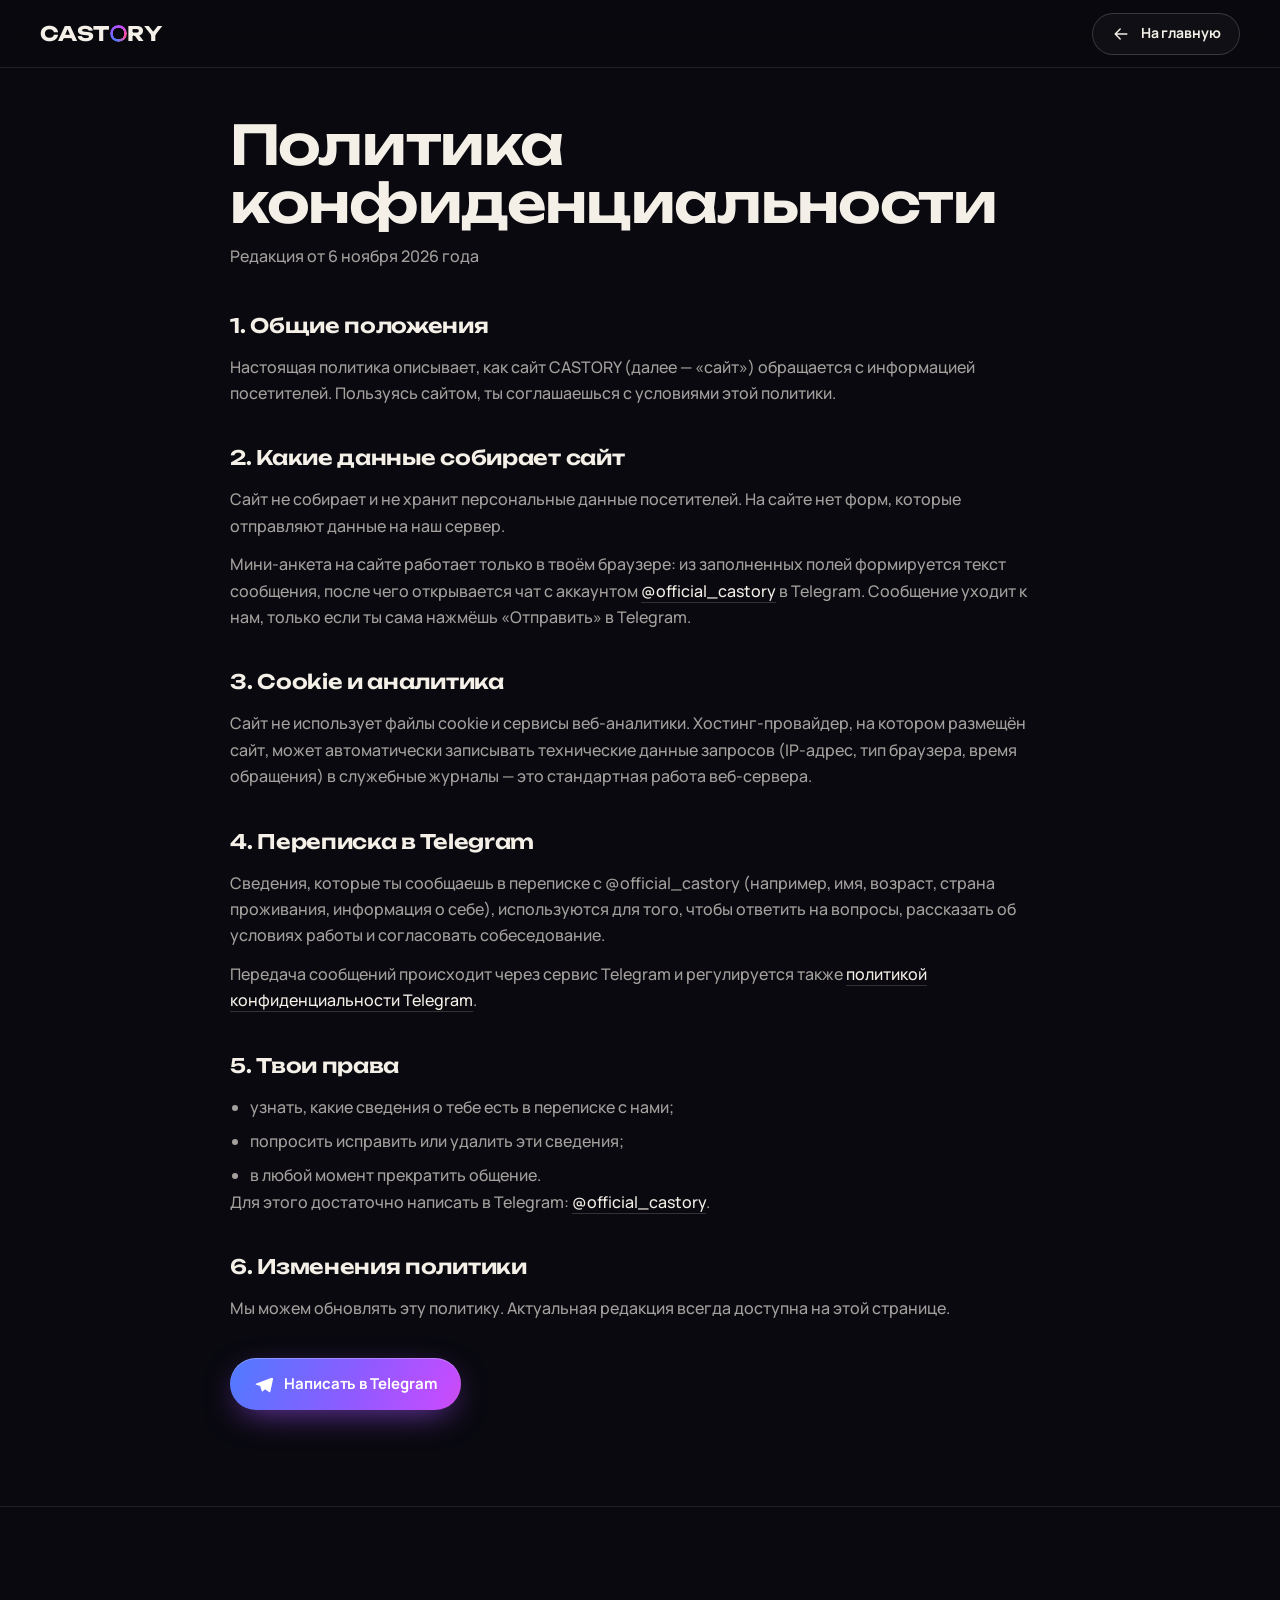
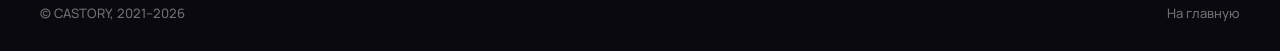
<file: privacy.html>
<!doctype html>
<html lang="ru">
<head>
  <meta charset="utf-8">
  <meta name="viewport" content="width=device-width, initial-scale=1, viewport-fit=cover">
  <title>Политика конфиденциальности — CASTORY</title>
  <meta name="description" content="Как сайт CASTORY обращается с информацией посетителей.">
  <meta name="theme-color" content="#09090F">
  <meta name="color-scheme" content="dark">
  <meta name="robots" content="noindex, follow">
  <link rel="icon" href="assets/img/favicon.svg" type="image/svg+xml">
  <link rel="stylesheet" href="assets/css/fonts.css">
  <link rel="stylesheet" href="assets/css/style.css">
  <style>
    .legal { padding: calc(var(--header-h) + 48px) 0 96px; }
    .legal .container { max-width: calc(820px + var(--gutter) * 2); }
    .legal h1 { margin-bottom: 12px; }
    .legal__date { color: var(--dim); font-size: 14px; margin-bottom: 40px; }
    .legal h2 { font-family: var(--font-display); font-weight: 600; font-size: 20px; letter-spacing: -.015em; margin: 36px 0 12px; }
    .legal p, .legal li { color: var(--muted); font-size: 16px; line-height: 1.65; }
    .legal ul { display: grid; gap: 8px; padding-left: 20px; list-style: disc; }
    .legal p + p { margin-top: 12px; }
    .legal a:not(.btn) { color: var(--text); border-bottom: 1px solid var(--line-2); }
    .legal .btn { margin-top: 36px; }
    .header { background: rgba(9, 9, 15, .72); border-bottom-color: var(--line); backdrop-filter: blur(18px); -webkit-backdrop-filter: blur(18px); }
  </style>
</head>
<body>
<svg width="0" height="0" style="position:absolute" aria-hidden="true">
  <symbol id="i-tg" viewBox="0 0 24 24"><path d="M21.2 4.4 2.9 11.5c-1.2.5-1.2 1.2-.2 1.5l4.7 1.5 1.8 5.5c.2.6.1.9.8.9.5 0 .7-.2 1-.5l2.3-2.2 4.7 3.5c.9.5 1.5.2 1.7-.8l3.1-14.5c.3-1.3-.5-1.9-1.6-1.5Z" fill="currentColor" stroke="none"/></symbol>
  <symbol id="i-arrow-l" viewBox="0 0 24 24"><path d="M19 12H5M11 6l-6 6 6 6"/></symbol>
</svg>

<header class="header">
  <div class="container header__row">
    <a class="logo" href="./" aria-label="CASTORY — на главную">CAST<i class="logo__o" aria-hidden="true"></i>RY</a>
    <a class="btn btn--ghost btn--sm" href="./"><svg class="ic"><use href="#i-arrow-l"/></svg><span>На главную</span></a>
  </div>
</header>

<main class="legal">
  <div class="container">
    <h1 class="h2">Политика конфиденциальности</h1>
    <p class="legal__date">Редакция от 6 ноября 2026 года</p>

    <!-- При необходимости добавьте сюда сведения об операторе персональных данных:
         наименование (ИП / ООО), ИНН, ОГРН, адрес и e-mail для обращений. -->

    <h2>1. Общие положения</h2>
    <p>Настоящая политика описывает, как сайт CASTORY (далее — «сайт») обращается с информацией посетителей. Пользуясь сайтом, ты соглашаешься с условиями этой политики.</p>

    <h2>2. Какие данные собирает сайт</h2>
    <p>Сайт не собирает и не хранит персональные данные посетителей. На сайте нет форм, которые отправляют данные на наш сервер.</p>
    <p>Мини-анкета на сайте работает только в твоём браузере: из заполненных полей формируется текст сообщения, после чего открывается чат с аккаунтом <a href="https://t.me/official_castory" target="_blank" rel="noopener">@official_castory</a> в Telegram. Сообщение уходит к нам, только если ты сама нажмёшь «Отправить» в Telegram.</p>

    <h2>3. Cookie и аналитика</h2>
    <p>Сайт не использует файлы cookie и сервисы веб-аналитики. Хостинг-провайдер, на котором размещён сайт, может автоматически записывать технические данные запросов (IP-адрес, тип браузера, время обращения) в служебные журналы — это стандартная работа веб-сервера.</p>

    <h2>4. Переписка в Telegram</h2>
    <p>Сведения, которые ты сообщаешь в переписке с @official_castory (например, имя, возраст, страна проживания, информация о себе), используются для того, чтобы ответить на вопросы, рассказать об условиях работы и согласовать собеседование.</p>
    <p>Передача сообщений происходит через сервис Telegram и регулируется также <a href="https://telegram.org/privacy" target="_blank" rel="noopener">политикой конфиденциальности Telegram</a>.</p>

    <h2>5. Твои права</h2>
    <ul>
      <li>узнать, какие сведения о тебе есть в переписке с нами;</li>
      <li>попросить исправить или удалить эти сведения;</li>
      <li>в любой момент прекратить общение.</li>
    </ul>
    <p>Для этого достаточно написать в Telegram: <a href="https://t.me/official_castory" target="_blank" rel="noopener">@official_castory</a>.</p>

    <h2>6. Изменения политики</h2>
    <p>Мы можем обновлять эту политику. Актуальная редакция всегда доступна на этой странице.</p>

    <a class="btn btn--primary" href="https://t.me/official_castory" target="_blank" rel="noopener"><svg class="ic"><use href="#i-tg"/></svg><span>Написать в Telegram</span></a>
  </div>
</main>

<footer class="footer">
  <div class="container">
    <div class="footer__bottom" style="margin-top:0;border-top:0;padding-top:0">
      <p>© CASTORY, 2021–2026</p>
      <p><a href="./">На главную</a></p>
    </div>
  </div>
</footer>
</body>
</html>
</file>
<file: assets/css/fonts.css>
/* Cormorant Garamond cyrillic */
@font-face {
  font-family: 'Cormorant Garamond';
  font-style: italic;
  font-weight: 500;
  font-display: swap;
  src: url(../fonts/cormorant-garamond-italic-500-cyrillic.woff2) format('woff2');
  unicode-range: U+0301, U+0400-045F, U+0490-0491, U+04B0-04B1, U+2116;
}
/* Cormorant Garamond latin */
@font-face {
  font-family: 'Cormorant Garamond';
  font-style: italic;
  font-weight: 500;
  font-display: swap;
  src: url(../fonts/cormorant-garamond-italic-500-latin.woff2) format('woff2');
  unicode-range: U+0000-00FF, U+0131, U+0152-0153, U+02BB-02BC, U+02C6, U+02DA, U+02DC, U+0304, U+0308, U+0329, U+2000-206F, U+20AC, U+2122, U+2191, U+2193, U+2212, U+2215, U+FEFF, U+FFFD;
}
/* Cormorant Garamond cyrillic */
@font-face {
  font-family: 'Cormorant Garamond';
  font-style: italic;
  font-weight: 600;
  font-display: swap;
  src: url(../fonts/cormorant-garamond-italic-600-cyrillic.woff2) format('woff2');
  unicode-range: U+0301, U+0400-045F, U+0490-0491, U+04B0-04B1, U+2116;
}
/* Cormorant Garamond latin */
@font-face {
  font-family: 'Cormorant Garamond';
  font-style: italic;
  font-weight: 600;
  font-display: swap;
  src: url(../fonts/cormorant-garamond-italic-600-latin.woff2) format('woff2');
  unicode-range: U+0000-00FF, U+0131, U+0152-0153, U+02BB-02BC, U+02C6, U+02DA, U+02DC, U+0304, U+0308, U+0329, U+2000-206F, U+20AC, U+2122, U+2191, U+2193, U+2212, U+2215, U+FEFF, U+FFFD;
}
/* Manrope cyrillic */
@font-face {
  font-family: 'Manrope';
  font-style: normal;
  font-weight: 400 800;
  font-display: swap;
  src: url(../fonts/manrope-normal-400-800-cyrillic.woff2) format('woff2');
  unicode-range: U+0301, U+0400-045F, U+0490-0491, U+04B0-04B1, U+2116;
}
/* Manrope latin */
@font-face {
  font-family: 'Manrope';
  font-style: normal;
  font-weight: 400 800;
  font-display: swap;
  src: url(../fonts/manrope-normal-400-800-latin.woff2) format('woff2');
  unicode-range: U+0000-00FF, U+0131, U+0152-0153, U+02BB-02BC, U+02C6, U+02DA, U+02DC, U+0304, U+0308, U+0329, U+2000-206F, U+20AC, U+2122, U+2191, U+2193, U+2212, U+2215, U+FEFF, U+FFFD;
}
/* Unbounded cyrillic */
@font-face {
  font-family: 'Unbounded';
  font-style: normal;
  font-weight: 400 800;
  font-display: swap;
  src: url(../fonts/unbounded-normal-400-800-cyrillic.woff2) format('woff2');
  unicode-range: U+0301, U+0400-045F, U+0490-0491, U+04B0-04B1, U+2116;
}
/* Unbounded latin */
@font-face {
  font-family: 'Unbounded';
  font-style: normal;
  font-weight: 400 800;
  font-display: swap;
  src: url(../fonts/unbounded-normal-400-800-latin.woff2) format('woff2');
  unicode-range: U+0000-00FF, U+0131, U+0152-0153, U+02BB-02BC, U+02C6, U+02DA, U+02DC, U+0304, U+0308, U+0329, U+2000-206F, U+20AC, U+2122, U+2191, U+2193, U+2212, U+2215, U+FEFF, U+FFFD;
}
</file>
<file: assets/css/style.css>
/* =========================================================
   CASTORY — styles
   Mobile-first. Breakpoints: 640 / 960 / 1200
   ========================================================= */

:root {
  --ink: #09090f;
  --ink-2: #101018;
  --ink-3: #181822;
  --ink-4: #23232f;
  --milk: #f4efe7;
  --milk-2: #e9e2d6;
  --paper: #fffcf7;

  --text: #f4efe7;
  --muted: rgba(244, 239, 231, .66);
  --dim: rgba(244, 239, 231, .44);
  --line: rgba(244, 239, 231, .1);
  --line-2: rgba(244, 239, 231, .18);

  --text-d: #0f0f17;
  --muted-d: rgba(15, 15, 23, .66);
  --line-d: rgba(15, 15, 23, .1);

  --blue: #4f7bff;
  --violet: #8b5cff;
  --purple: #c04dff;
  --pink: #ff4f9a;
  --live: #ff3b5c;
  --grad: linear-gradient(115deg, #4f7bff 0%, #8b5cff 38%, #c04dff 66%, #ff4f9a 100%);
  --grad-soft: linear-gradient(115deg, rgba(79, 123, 255, .16), rgba(192, 77, 255, .14), rgba(255, 79, 154, .16));

  --font-display: "Unbounded", "Arial Black", system-ui, sans-serif;
  --font-body: "Manrope", system-ui, -apple-system, "Segoe UI", Roboto, sans-serif;
  --font-serif: "Cormorant Garamond", Georgia, "Times New Roman", serif;

  --r-xl: clamp(26px, 3.4vw, 44px);
  --r-l: 28px;
  --r: 20px;
  --r-s: 14px;

  --container: 1240px;
  --gutter: clamp(16px, 4.5vw, 40px);
  --section-y: clamp(76px, 10vw, 140px);
  --header-h: 68px;
  --ease: cubic-bezier(.2, .75, .2, 1);
}

/* ---------- reset ---------- */
*, *::before, *::after { box-sizing: border-box; }
html { -webkit-text-size-adjust: 100%; text-size-adjust: 100%; scroll-behavior: smooth; scroll-padding-top: calc(var(--header-h) + 12px); }
body {
  margin: 0;
  background: var(--ink);
  color: var(--text);
  font-family: var(--font-body);
  font-size: 16px;
  line-height: 1.6;
  font-weight: 500;
  -webkit-font-smoothing: antialiased;
  -moz-osx-font-smoothing: grayscale;
  overflow-x: hidden;
  text-rendering: optimizeLegibility;
}
img { display: block; max-width: 100%; height: auto; }
a { color: inherit; text-decoration: none; }
button, input, textarea, select { font: inherit; color: inherit; }
button { cursor: pointer; background: none; border: 0; padding: 0; }
h1, h2, h3, h4, p, ul, ol, figure, blockquote { margin: 0; }
ul, ol { padding: 0; list-style: none; }
[hidden] { display: none !important; }
::selection { background: var(--violet); color: #fff; }
:focus-visible { outline: 2px solid var(--violet); outline-offset: 3px; border-radius: 8px; }

.ic { width: 1.25em; height: 1.25em; flex: none; fill: none; stroke: currentColor; stroke-width: 1.7; stroke-linecap: round; stroke-linejoin: round; }

.skip { position: absolute; left: 12px; top: -60px; z-index: 100; padding: 10px 16px; border-radius: 12px; background: var(--paper); color: var(--text-d); font-weight: 700; transition: top .2s; }
.skip:focus { top: 12px; }

.container { width: 100%; max-width: calc(var(--container) + var(--gutter) * 2); margin-inline: auto; padding-inline: var(--gutter); }

/* ---------- typography ---------- */
.eyebrow {
  display: inline-flex; align-items: center; gap: 10px;
  font-size: 12px; font-weight: 700; letter-spacing: .14em; text-transform: uppercase;
  color: var(--muted);
  margin-bottom: 18px;
}
.eyebrow .num {
  display: inline-grid; place-items: center;
  min-width: 34px; height: 24px; padding: 0 8px;
  border: 1px solid var(--line-2); border-radius: 99px;
  font-family: var(--font-display); font-size: 10px; letter-spacing: .04em; color: var(--text);
}
.eyebrow .ic { width: 16px; height: 16px; }
.sheet .eyebrow { color: var(--muted-d); }
.sheet .eyebrow .num { border-color: rgba(15, 15, 23, .2); color: var(--text-d); }

.h1, .h2, .h3 { font-family: var(--font-display); font-weight: 600; letter-spacing: -.025em; text-wrap: balance; }
.h1 { font-size: clamp(2.05rem, 6.6vw, 4.35rem); line-height: 1.04; }
.h2 { font-size: clamp(1.8rem, 4.8vw, 3.4rem); line-height: 1.06; }
.h2--xl { font-size: clamp(2rem, 6vw, 4.4rem); }
.h3 { font-size: clamp(1.25rem, 2.6vw, 1.75rem); line-height: 1.15; }
.h1 em, .h2 em, .h3 em, .float--caption em, .calm em, .quote em {
  font-family: var(--font-serif); font-style: italic; font-weight: 600;
  font-size: 1.16em; line-height: .9; letter-spacing: -.005em;
  background: var(--grad); -webkit-background-clip: text; background-clip: text; color: transparent;
  padding-right: .08em;
}
.lead { font-size: clamp(1.12rem, 2vw, 1.4rem); line-height: 1.5; font-weight: 600; letter-spacing: -.01em; }

/* ---------- buttons ---------- */
.btn {
  --h: 52px;
  position: relative; isolation: isolate;
  display: inline-flex; align-items: center; justify-content: center; gap: 10px;
  min-height: var(--h); padding: 0 24px; border-radius: 99px;
  font-weight: 700; font-size: 15px; letter-spacing: -.005em; white-space: nowrap;
  transition: transform .35s var(--ease), box-shadow .35s var(--ease), background-color .25s, border-color .25s, color .25s;
  -webkit-tap-highlight-color: transparent;
}
.btn .ic { width: 20px; height: 20px; }
.btn:active { transform: scale(.97); }
.btn--sm { --h: 42px; padding: 0 18px; font-size: 14px; }
.btn--lg { --h: 58px; padding: 0 30px; font-size: 16px; }
.btn--block { width: 100%; }
.btn--primary { color: #fff; background: var(--grad); background-size: 140% 100%; box-shadow: 0 10px 34px -10px rgba(160, 80, 255, .75), inset 0 1px 0 rgba(255, 255, 255, .25); }
.btn--primary::after { content: ""; position: absolute; inset: 0; z-index: -1; border-radius: inherit; background: linear-gradient(105deg, transparent 30%, rgba(255, 255, 255, .35) 50%, transparent 70%); background-size: 250% 100%; background-position: 120% 0; transition: background-position .8s var(--ease); }
.btn--ghost { color: var(--text); border: 1px solid var(--line-2); background: rgba(255, 255, 255, .03); }
.btn--dark { color: var(--paper); background: var(--ink); }
.btn--dark .ic { color: #8fb0ff; }
@media (hover: hover) {
  .btn--primary:hover { transform: translateY(-2px); box-shadow: 0 16px 44px -12px rgba(160, 80, 255, .9), inset 0 1px 0 rgba(255, 255, 255, .25); }
  .btn--primary:hover::after { background-position: -40% 0; }
  .btn--ghost:hover { border-color: var(--text); background: rgba(255, 255, 255, .07); }
  .btn--dark:hover { transform: translateY(-2px); box-shadow: 0 14px 30px -14px rgba(15, 15, 23, .7); }
  .btn--lg:hover .ic { transform: translate(2px, -2px); }
}
.btn .ic { transition: transform .35s var(--ease); }

/* ---------- logo ---------- */
.logo { display: inline-flex; align-items: center; font-family: var(--font-display); font-weight: 700; font-size: 20px; letter-spacing: .02em; line-height: 1; }
.logo__o {
  position: relative; display: inline-block; width: .82em; height: .82em; margin: 0 .03em; border-radius: 50%;
  background: conic-gradient(from 200deg, #4f7bff, #8b5cff, #c04dff, #ff4f9a, #4f7bff);
  -webkit-mask: radial-gradient(circle, transparent 47%, #000 49%); mask: radial-gradient(circle, transparent 47%, #000 49%);
}
.logo__o::after { content: ""; }
.logo { position: relative; }
.logo--xl { font-size: clamp(40px, 9vw, 92px); letter-spacing: -.01em; }

/* ---------- header ---------- */
.header { position: fixed; inset: 0 0 auto; z-index: 50; height: var(--header-h); transition: background-color .35s, border-color .35s, backdrop-filter .35s; border-bottom: 1px solid transparent; }
.header.is-scrolled { background: rgba(9, 9, 15, .72); border-bottom-color: var(--line); -webkit-backdrop-filter: blur(18px) saturate(1.4); backdrop-filter: blur(18px) saturate(1.4); }
.header__row { height: 100%; display: flex; align-items: center; gap: 16px; }
.header .logo { margin-right: auto; }
.nav { display: none; }
.header__cta { display: none; }
.burger { display: grid; place-items: center; width: 44px; height: 44px; border-radius: 50%; border: 1px solid var(--line-2); }
.burger .ic { width: 22px; height: 22px; }
.burger[aria-expanded="true"] { background: var(--paper); color: var(--text-d); }

@media (min-width: 640px) { .header__cta { display: inline-flex; } }
@media (min-width: 1040px) {
  .nav { display: flex; gap: 4px; margin-right: 8px; }
  .nav a { padding: 8px 14px; border-radius: 99px; font-size: 14px; font-weight: 600; color: var(--muted); transition: color .2s, background-color .2s; }
  .nav a:hover, .nav a.is-active { color: var(--text); background: rgba(255, 255, 255, .06); }
  .burger { display: none; }
}

.mnav {
  position: fixed; inset: 0; z-index: 45; padding: calc(var(--header-h) + 20px) var(--gutter) 28px;
  display: flex; flex-direction: column; gap: 20px;
  background: rgba(9, 9, 15, .96); -webkit-backdrop-filter: blur(20px); backdrop-filter: blur(20px);
  overflow-y: auto;
}
.mnav[hidden] { display: none; }
.mnav.is-open .mnav__links a { animation: mnavIn .5s var(--ease) both; }
.mnav__links { display: flex; flex-direction: column; margin-bottom: auto; }
.mnav__links a { display: flex; align-items: baseline; gap: 14px; padding: 14px 0; border-bottom: 1px solid var(--line); font-family: var(--font-display); font-size: clamp(20px, 6vw, 28px); font-weight: 600; letter-spacing: -.02em; }
.mnav__links a span { font-size: 11px; color: var(--dim); letter-spacing: .06em; }
.mnav__links a:nth-child(2) { animation-delay: .04s; } .mnav__links a:nth-child(3) { animation-delay: .08s; } .mnav__links a:nth-child(4) { animation-delay: .12s; }
.mnav__links a:nth-child(5) { animation-delay: .16s; } .mnav__links a:nth-child(6) { animation-delay: .2s; } .mnav__links a:nth-child(7) { animation-delay: .24s; }
.mnav__note { text-align: center; font-size: 13px; color: var(--dim); }
@keyframes mnavIn { from { opacity: 0; transform: translateY(14px); } }
body.menu-open { overflow: hidden; }

/* ---------- sections ---------- */
.section { position: relative; padding-block: var(--section-y); }
.sheet { background: var(--milk); color: var(--text-d); border-radius: var(--r-xl); margin-inline: clamp(6px, 1vw, 14px); }
.section-head { margin-bottom: clamp(36px, 6vw, 72px); max-width: 860px; }
.section-head--center { text-align: center; margin-inline: auto; display: flex; flex-direction: column; align-items: center; }
.section-head--split { max-width: none; display: flex; flex-direction: column; gap: 20px; }
.section-head__aside { display: flex; align-items: center; gap: 10px; color: var(--muted); font-size: 15px; max-width: 380px; }
.section-head__aside .ic { width: 20px; height: 20px; color: var(--pink); }
@media (min-width: 960px) {
  .section-head--split { flex-direction: row; justify-content: space-between; align-items: flex-end; }
}

/* ---------- reveal ---------- */
.js [data-reveal] { opacity: 0; transform: translate3d(0, 26px, 0); transition: opacity .9s var(--ease), transform .9s var(--ease); transition-delay: var(--d, 0s); }
.js [data-reveal].is-in { opacity: 1; transform: none; }

/* =========================================================
   HERO
   ========================================================= */
.hero { position: relative; padding: calc(var(--header-h) + clamp(28px, 6vw, 64px)) 0 clamp(56px, 8vw, 96px); overflow: hidden; }
.hero__glow { position: absolute; inset: -20% -10% auto; height: 120%; pointer-events: none;
  background:
    radial-gradient(40% 40% at 78% 38%, rgba(139, 92, 255, .32), transparent 70%),
    radial-gradient(30% 30% at 92% 70%, rgba(255, 79, 154, .22), transparent 70%),
    radial-gradient(35% 35% at 10% 10%, rgba(79, 123, 255, .16), transparent 70%);
}
.hero::after { content: ""; position: absolute; inset: 0; pointer-events: none; opacity: .5;
  background-image: linear-gradient(var(--line) 1px, transparent 1px), linear-gradient(90deg, var(--line) 1px, transparent 1px);
  background-size: 64px 64px; -webkit-mask: radial-gradient(70% 60% at 50% 30%, #000 0%, transparent 75%); mask: radial-gradient(70% 60% at 50% 30%, #000 0%, transparent 75%); }
.hero__grid { position: relative; z-index: 1; display: grid; gap: clamp(44px, 7vw, 64px); align-items: center; }
.eyebrow--live { padding: 8px 14px 8px 12px; border: 1px solid var(--line-2); border-radius: 99px; background: rgba(255, 255, 255, .03); color: var(--text); letter-spacing: .08em; font-size: 11px; }
.dot { width: 8px; height: 8px; border-radius: 50%; background: var(--live); box-shadow: 0 0 0 0 rgba(255, 59, 92, .6); animation: pulse 1.8s infinite; flex: none; }
@keyframes pulse { 0% { box-shadow: 0 0 0 0 rgba(255, 59, 92, .6); } 70% { box-shadow: 0 0 0 9px rgba(255, 59, 92, 0); } 100% { box-shadow: 0 0 0 0 rgba(255, 59, 92, 0); } }
.hero__lead { margin-top: 22px; max-width: 560px; font-size: clamp(16px, 1.9vw, 19px); line-height: 1.6; color: var(--muted); }
.hero__actions { display: flex; flex-wrap: wrap; gap: 12px; margin-top: 32px; }
.hero__actions .btn { flex: 1 1 220px; }
.hero__facts { display: flex; flex-wrap: wrap; gap: 8px; margin-top: 32px; }
.hero__facts li { display: inline-flex; align-items: center; gap: 8px; padding: 8px 14px 8px 11px; border-radius: 99px; background: rgba(255, 255, 255, .045); border: 1px solid var(--line); font-size: 13px; font-weight: 600; color: var(--text); }
.hero__facts .ic { width: 16px; height: 16px; color: #a99bff; }

.hero__visual { position: relative; width: min(100%, 420px); margin-inline: auto; padding: 18px 0 40px; }
.ringlight { position: absolute; left: 50%; top: 46%; width: 118%; aspect-ratio: 1; transform: translate(-50%, -50%); border-radius: 50%; pointer-events: none; }
.ringlight::before { content: ""; position: absolute; inset: 0; border-radius: 50%;
  background: conic-gradient(from 0deg, #4f7bff, #8b5cff, #c04dff, #ff4f9a, #ffb4d4, #4f7bff);
  -webkit-mask: radial-gradient(circle, transparent 64%, #000 65.5%, #000 68%, transparent 69.5%); mask: radial-gradient(circle, transparent 64%, #000 65.5%, #000 68%, transparent 69.5%);
  animation: spin 18s linear infinite; }
.ringlight::after { content: ""; position: absolute; inset: 8%; border-radius: 50%; background: radial-gradient(circle, rgba(139, 92, 255, .35), transparent 65%); filter: blur(30px); }
@keyframes spin { to { transform: rotate(1turn); } }

.stream { position: relative; z-index: 1; aspect-ratio: 4 / 5; border-radius: 30px; overflow: hidden; background: var(--ink-3);
  box-shadow: 0 40px 80px -30px rgba(0, 0, 0, .8), 0 0 0 1px rgba(255, 255, 255, .1); transform: rotate(-2deg); }
.stream img { width: 100%; height: 100%; object-fit: cover; object-position: 50% 30%; }
.stream::after { content: ""; position: absolute; inset: 0; background: linear-gradient(180deg, rgba(9, 9, 15, .45) 0%, transparent 22%, transparent 45%, rgba(9, 9, 15, .85) 100%); pointer-events: none; }
.stream__top { position: absolute; z-index: 2; inset: 14px 14px auto; }
.stories { display: flex; gap: 4px; }
.stories i { flex: 1; height: 3px; border-radius: 3px; background: rgba(255, 255, 255, .3); overflow: hidden; position: relative; }
.stories i.is-done { background: #fff; }
.stories i.is-active::after { content: ""; position: absolute; inset: 0; background: #fff; transform-origin: left; animation: story 6s linear infinite; }
@keyframes story { from { transform: scaleX(0); } to { transform: scaleX(1); } }
.stream__meta { display: flex; align-items: center; gap: 8px; margin-top: 12px; }
.live-badge { display: inline-flex; align-items: center; gap: 6px; padding: 5px 10px; border-radius: 8px; background: var(--live); color: #fff; font-size: 11px; font-weight: 800; letter-spacing: .08em; }
.live-badge .dot { width: 6px; height: 6px; background: #fff; animation: none; }
.stream__timer { padding: 5px 10px; border-radius: 8px; background: rgba(9, 9, 15, .5); -webkit-backdrop-filter: blur(8px); backdrop-filter: blur(8px); font-size: 11px; font-weight: 700; font-variant-numeric: tabular-nums; }

.chat { position: absolute; z-index: 2; inset: auto 12px 14px; display: flex; flex-direction: column; gap: 8px; }
.chat__msg { display: flex; gap: 8px; align-items: flex-start; max-width: 92%; padding: 9px 12px 9px 9px; border-radius: 16px 16px 16px 6px;
  background: rgba(20, 20, 30, .58); -webkit-backdrop-filter: blur(14px); backdrop-filter: blur(14px); border: 1px solid rgba(255, 255, 255, .12);
  font-size: 12.5px; line-height: 1.35; animation: chatIn 10s var(--ease) infinite; animation-delay: calc(var(--i) * 1.3s); opacity: 0; }
.chat__msg b { display: block; font-size: 11px; color: rgba(255, 255, 255, .7); font-weight: 700; }
.chat__msg p { font-weight: 600; }
.chat__msg small { display: flex; align-items: center; gap: 5px; margin-top: 4px; font-size: 11px; color: #c9b8ff; font-weight: 600; }
.chat__msg small .ic { width: 12px; height: 12px; }
.chat__msg--me { align-self: flex-end; border-radius: 16px 16px 6px 16px; background: linear-gradient(115deg, rgba(110, 90, 255, .85), rgba(220, 70, 160, .85)); border-color: rgba(255, 255, 255, .2); padding-left: 12px; }
.chat__msg--me small { color: rgba(255, 255, 255, .85); }
.ava { flex: none; display: grid; place-items: center; width: 26px; height: 26px; border-radius: 50%; font-size: 11px; font-weight: 800; color: #fff; background: hsl(var(--h) 80% 58%); }
@keyframes chatIn { 0% { opacity: 0; transform: translateY(12px) scale(.96); } 7%, 82% { opacity: 1; transform: none; } 92%, 100% { opacity: 0; transform: translateY(-6px); } }

.float { position: absolute; z-index: 3; display: flex; align-items: center; gap: 10px; padding: 10px 14px 10px 10px; border-radius: 18px;
  background: rgba(244, 239, 231, .94); color: var(--text-d); box-shadow: 0 20px 40px -18px rgba(0, 0, 0, .7); font-size: 13px; line-height: 1.2; animation: bob 6s ease-in-out infinite; }
.float b { display: block; font-family: var(--font-display); font-size: 17px; font-weight: 700; }
.float small { display: block; font-size: 11px; color: var(--muted-d); font-weight: 600; }
.float--donate { left: -6px; top: 34%; animation-delay: -2s; }
.float__ic { display: grid; place-items: center; width: 36px; height: 36px; border-radius: 12px; background: var(--grad); color: #fff; }
.float__ic .ic { width: 18px; height: 18px; fill: currentColor; stroke: none; }
.float--tr { right: -8px; top: 12%; padding: 10px 14px; font-weight: 700; animation-delay: -4s; }
.float--tr .ic { width: 20px; height: 20px; color: var(--violet); }
.float--tr small { margin-top: 2px; }
.float--caption { position: relative; z-index: 3; display: block; margin: 22px auto 0; padding: 0; max-width: 300px; background: none; box-shadow: none; animation: none; text-align: center;
  font-family: var(--font-display); font-size: 15px; font-weight: 500; line-height: 1.35; color: var(--muted); letter-spacing: -.01em; }
@keyframes bob { 0%, 100% { transform: translateY(0); } 50% { transform: translateY(-8px); } }

@media (min-width: 960px) {
  .hero { min-height: 100svh; display: flex; align-items: center; }
  .hero > .container { width: 100%; }
  .hero__grid { grid-template-columns: minmax(0, 1.15fr) minmax(0, .85fr); }
  .hero__actions .btn { flex: 0 0 auto; }
  .hero__visual { width: 100%; max-width: 440px; margin-right: 0; }
  .float--donate { left: -44px; }
  .float--tr { right: -36px; }
}

/* =========================================================
   TICKER
   ========================================================= */
.ticker-wrap { overflow: hidden; padding: 26px 0 clamp(24px, 3vw, 34px); margin: -26px 0 0; }
.ticker { position: relative; z-index: 2; overflow: hidden; padding: 18px 0; background: var(--grad); transform: rotate(-1.4deg) scale(1.03); box-shadow: 0 20px 50px -20px rgba(160, 80, 255, .6); }
.ticker__track { display: flex; align-items: center; gap: 28px; width: max-content; animation: ticker 38s linear infinite; }
.ticker span { font-family: var(--font-display); font-size: clamp(18px, 3vw, 30px); font-weight: 600; letter-spacing: -.02em; white-space: nowrap; color: #fff; }
.ticker i { font-style: normal; font-size: 18px; color: rgba(255, 255, 255, .7); }
@keyframes ticker { to { transform: translateX(-50%); } }

/* =========================================================
   ABOUT
   ========================================================= */
.about { display: grid; gap: clamp(36px, 6vw, 80px); }
.about__text { display: grid; gap: 20px; color: var(--muted-d); font-size: 17px; max-width: 640px; }
.about__text .lead { color: var(--text-d); }
.path { position: relative; display: grid; gap: 0; padding: 26px; border-radius: var(--r-l); background: var(--paper); box-shadow: 0 1px 0 var(--line-d), 0 30px 60px -40px rgba(15, 15, 23, .35); align-self: start; }
.path li { position: relative; display: grid; grid-template-columns: 26px 1fr; column-gap: 16px; padding: 14px 0; }
.path li:not(:last-child)::before { content: ""; position: absolute; left: 12px; top: 36px; bottom: -10px; width: 2px; background: linear-gradient(var(--violet), var(--pink)); opacity: .35; }
.path__dot { grid-row: span 2; width: 26px; height: 26px; border-radius: 50%; background: var(--grad); box-shadow: 0 0 0 5px rgba(139, 92, 255, .12); position: relative; }
.path__dot::after { content: ""; position: absolute; inset: 8px; border-radius: 50%; background: var(--paper); }
.path li:last-child .path__dot::after { background: #fff; inset: 9px; }
.path b { font-family: var(--font-display); font-weight: 600; font-size: 16px; letter-spacing: -.01em; }
.path small { color: var(--muted-d); font-size: 14px; }

.tiles { display: grid; grid-template-columns: repeat(auto-fit, minmax(min(100%, 240px), 1fr)); gap: 12px; margin-top: clamp(44px, 6vw, 72px); }
.tile { padding: 24px; border-radius: var(--r-l); background: var(--milk-2); display: flex; flex-direction: column; gap: 8px; min-height: 150px; transition: transform .45s var(--ease), background-color .3s; }
.tile b { font-family: var(--font-display); font-weight: 600; font-size: 17px; letter-spacing: -.01em; margin-top: auto; }
.tile p { color: var(--muted-d); font-size: 14.5px; line-height: 1.5; }
.tile__ic { width: 40px; height: 40px; fill: none; stroke: url(#g-brand); stroke-width: 1.5; stroke-linecap: round; stroke-linejoin: round; }
.tile__big { font-family: var(--font-display); font-size: 48px; font-weight: 700; line-height: 1; letter-spacing: -.04em; background: var(--grad); -webkit-background-clip: text; background-clip: text; color: transparent; }
.tile:first-child { background: var(--ink); color: var(--text); }
.tile:first-child p { color: var(--muted); }
@media (hover: hover) { .tile:hover { transform: translateY(-4px); } }
@media (min-width: 960px) {
  .about { grid-template-columns: minmax(0, 1.25fr) minmax(0, .75fr); align-items: start; }
}

/* =========================================================
   INCOME
   ========================================================= */
.income { overflow: hidden; }
.income__glow { position: absolute; inset: 0; pointer-events: none; background: radial-gradient(50% 35% at 50% 22%, rgba(139, 92, 255, .22), transparent 70%), radial-gradient(40% 30% at 85% 75%, rgba(255, 79, 154, .12), transparent 70%); }
.income .container { position: relative; }
.money { display: grid; gap: 14px; }
.money__card { position: relative; isolation: isolate; overflow: hidden; display: flex; flex-direction: column; gap: 12px; padding: 28px; border-radius: var(--r-l); background: var(--ink-2); border: 1px solid var(--line); min-height: 340px; }
.money__card h3 { font-family: var(--font-display); font-size: 18px; font-weight: 600; letter-spacing: -.01em; line-height: 1.25; }
.money__card > p:last-child { color: var(--muted); font-size: 15px; margin-top: auto; }
.money__step { align-self: flex-start; padding: 5px 12px; border-radius: 99px; border: 1px solid var(--line-2); font-size: 11px; font-weight: 700; letter-spacing: .1em; text-transform: uppercase; color: var(--muted); }
.money__sum { display: flex; align-items: baseline; flex-wrap: wrap; gap: 4px 10px; margin: 6px 0 4px; }
.money__sum span { font-family: var(--font-display); font-size: clamp(48px, 8vw, 72px); font-weight: 700; letter-spacing: -.05em; line-height: .95; }
.money__sum small { font-size: 14px; color: var(--muted); font-weight: 600; }
.money__card--hot { background: linear-gradient(160deg, #1b1430, #120f1f); border-color: transparent; box-shadow: 0 30px 80px -40px rgba(160, 80, 255, .8); }
.money__card--hot::before { content: ""; position: absolute; inset: 0; z-index: -1; border-radius: inherit; padding: 1.5px; background: var(--grad); -webkit-mask: linear-gradient(#000 0 0) content-box, linear-gradient(#000 0 0); -webkit-mask-composite: xor; mask: linear-gradient(#000 0 0) content-box exclude, linear-gradient(#000 0 0); }
.money__card--hot .money__sum span { background: var(--grad); -webkit-background-clip: text; background-clip: text; color: transparent; }
.money__card--hot .money__step { border-color: transparent; background: var(--grad); color: #fff; }
.money__card--photo img { position: absolute; inset: 0; z-index: -2; width: 100%; height: 100%; object-fit: cover; opacity: .55; transition: transform 1.2s var(--ease); }
.money__card--photo::after { content: ""; position: absolute; inset: 0; z-index: -1; background: linear-gradient(180deg, rgba(9, 9, 15, .2), rgba(9, 9, 15, .92) 72%); }
@media (hover: hover) { .money__card--photo:hover img { transform: scale(1.06); } }
@media (min-width: 960px) {
  .money { grid-template-columns: 1fr 1.15fr 1fr; align-items: stretch; }
  .money__card--hot { transform: translateY(-18px); }
  .js .money__card--hot[data-reveal].is-in { transform: translateY(-18px); }
}

.disclaimer { display: flex; gap: 14px; align-items: flex-start; margin-top: clamp(28px, 4vw, 40px); padding: 18px 20px; border-radius: var(--r); background: rgba(255, 255, 255, .04); border: 1px dashed var(--line-2); color: var(--muted); font-size: 14.5px; line-height: 1.55; }
.disclaimer b { color: var(--text); }
.disclaimer .ic { width: 22px; height: 22px; color: #a99bff; margin-top: 1px; }

.sources { margin-top: clamp(64px, 9vw, 110px); display: grid; gap: 28px; }
.sources__list { display: grid; gap: 10px; }
.sources__list li { display: flex; align-items: center; gap: 16px; padding: 18px 20px; border-radius: var(--r); background: var(--ink-2); border: 1px solid var(--line); font-weight: 700; font-size: 16px; letter-spacing: -.01em; }
.sources__ic { display: grid; place-items: center; width: 46px; height: 46px; flex: none; border-radius: 14px; background: var(--grad-soft); border: 1px solid var(--line-2); }
.sources__ic .ic { width: 22px; height: 22px; color: #d9cbff; }
@media (min-width: 960px) {
  .sources { grid-template-columns: .8fr 1.2fr; align-items: center; }
  .sources__list { grid-template-columns: 1fr 1fr; }
  .sources__list li { min-height: 96px; }
}

.gifts { margin-top: clamp(72px, 10vw, 130px); display: grid; gap: 40px; align-items: center; }
.gifts__copy > p:not(.eyebrow) { color: var(--muted); font-size: 17px; margin-top: 20px; max-width: 520px; }
.chips { display: flex; flex-wrap: wrap; gap: 8px; margin-top: 26px; }
.chips li { padding: 8px 14px; border-radius: 99px; border: 1px solid var(--line-2); font-size: 13.5px; font-weight: 600; }
.gifts__collage { position: relative; display: grid; grid-template-columns: repeat(6, 1fr); grid-template-rows: repeat(6, clamp(44px, 9vw, 74px)); gap: 10px; }
.gifts__collage figure { overflow: hidden; border-radius: var(--r); background: var(--ink-3); }
.gifts__collage img { width: 100%; height: 100%; object-fit: cover; transition: transform 1.2s var(--ease); }
@media (hover: hover) { .gifts__collage figure:hover img { transform: scale(1.07); } }
.gifts__a { grid-column: 1 / 4; grid-row: 1 / 7; }
.gifts__b { grid-column: 4 / 7; grid-row: 1 / 4; }
.gifts__c { grid-column: 4 / 7; grid-row: 4 / 7; }
.gifts__sticker { position: absolute; left: 50%; top: 50%; transform: translate(-50%, -50%) rotate(-8deg); display: inline-flex; align-items: center; gap: 8px; padding: 12px 18px; border-radius: 99px; background: var(--grad); color: #fff; font-family: var(--font-display); font-size: 14px; font-weight: 600; box-shadow: 0 16px 40px -12px rgba(160, 80, 255, .9); animation: bob 5s ease-in-out infinite; }
@media (min-width: 960px) { .gifts { grid-template-columns: .9fr 1.1fr; gap: 72px; } }

/* =========================================================
   PROCESS
   ========================================================= */
.process { display: grid; gap: 40px; }
.process__photo { margin-top: 28px; border-radius: var(--r-l); overflow: hidden; aspect-ratio: 5 / 4; }
.process__photo img { width: 100%; height: 100%; object-fit: cover; }
.note { display: flex; gap: 12px; align-items: flex-start; margin-top: 18px; padding: 18px 20px; border-radius: var(--r); background: var(--ink); color: var(--text); font-weight: 600; font-size: 15px; line-height: 1.5; }
.note .ic { width: 22px; height: 22px; color: var(--pink); margin-top: 1px; }
.steps { position: relative; display: grid; gap: 12px; --p: 0; }
.steps::before { content: ""; position: absolute; left: 31px; top: 30px; bottom: 30px; width: 2px; background: var(--line-d); }
.steps::after { content: ""; position: absolute; left: 31px; top: 30px; width: 2px; height: calc((100% - 60px) * var(--p)); background: linear-gradient(var(--blue), var(--violet), var(--pink)); transition: height .2s linear; }
.step { position: relative; z-index: 1; display: grid; grid-template-columns: 64px 1fr; gap: 18px; padding: 22px 22px 22px 0; }
.step__n { display: grid; place-items: center; width: 64px; height: 64px; border-radius: 50%; background: var(--paper); border: 1px solid var(--line-d); font-family: var(--font-display); font-size: 18px; font-weight: 700; transition: background .4s, color .4s, border-color .4s; }
.step.is-lit .step__n { background: var(--ink); color: #fff; border-color: var(--ink); }
.step h3 { font-family: var(--font-display); font-size: clamp(18px, 2.3vw, 24px); font-weight: 600; letter-spacing: -.015em; line-height: 1.2; margin: 6px 0 8px; }
.step p { color: var(--muted-d); font-size: 16px; max-width: 520px; }
@media (min-width: 960px) {
  .process { grid-template-columns: minmax(0, .9fr) minmax(0, 1.1fr); gap: 80px; align-items: start; }
  .process__aside { position: sticky; top: calc(var(--header-h) + 32px); }
  .step { padding-block: 34px; }
}

/* =========================================================
   MYTHS
   ========================================================= */
.myths__grid { display: grid; gap: 14px; }
.myth { display: block; width: 100%; text-align: left; perspective: 1400px; border-radius: var(--r-l); -webkit-tap-highlight-color: transparent; }
.myth__inner { display: grid; min-height: 196px; transition: transform .8s var(--ease); transform-style: preserve-3d; }
.myth__face { grid-area: 1 / 1; display: flex; flex-direction: column; gap: 16px; padding: 26px; border-radius: var(--r-l); -webkit-backface-visibility: hidden; backface-visibility: hidden; }
.myth__front { background: var(--ink-2); border: 1px solid var(--line); transition: border-color .3s, background-color .3s; }
.myth__back { transform: rotateY(180deg); background: var(--grad); color: #fff; box-shadow: 0 30px 60px -30px rgba(160, 80, 255, .7); }
.myth[aria-pressed="true"] .myth__inner { transform: rotateY(180deg); }
.myth__tag { display: inline-flex; align-items: center; gap: 6px; align-self: flex-start; padding: 5px 12px; border-radius: 99px; background: rgba(255, 255, 255, .07); font-size: 11px; font-weight: 800; letter-spacing: .1em; text-transform: uppercase; color: var(--muted); }
.myth__back .myth__tag { background: rgba(255, 255, 255, .2); color: #fff; }
.myth__tag .ic { width: 14px; height: 14px; stroke-width: 2.4; }
.myth__q { font-family: var(--font-display); font-size: clamp(21px, 2.6vw, 26px); font-weight: 600; letter-spacing: -.02em; line-height: 1.2; text-decoration: line-through; text-decoration-color: rgba(255, 79, 154, .0); text-decoration-thickness: 3px; transition: text-decoration-color .4s; }
.myth__hint { margin-top: auto; display: inline-flex; align-items: center; gap: 8px; font-size: 14px; font-weight: 700; color: #b9a8ff; }
.myth__hint .ic { width: 18px; height: 18px; transition: transform .5s var(--ease); }
.myth__a { font-size: 16px; line-height: 1.55; font-weight: 600; }
@media (hover: hover) {
  .myth:hover .myth__front { border-color: rgba(139, 92, 255, .6); background: #14131f; }
  .myth:hover .myth__q { text-decoration-color: rgba(255, 79, 154, .9); }
  .myth:hover .myth__hint .ic { transform: rotate(180deg); }
}
@media (min-width: 640px) { .myths__grid { grid-template-columns: 1fr 1fr; } .myth__inner { min-height: 280px; } }
@media (min-width: 1040px) { .myths__grid { grid-template-columns: repeat(3, 1fr); } .myth__inner { min-height: 300px; } }

/* =========================================================
   FORMATS
   ========================================================= */
.formats { display: grid; gap: 16px; }
.format { display: flex; flex-direction: column; border-radius: var(--r-l); background: var(--paper); overflow: hidden; box-shadow: 0 1px 0 var(--line-d), 0 40px 80px -60px rgba(15, 15, 23, .45); }
.format__media { position: relative; aspect-ratio: 4 / 3; overflow: hidden; }
.format__media img { width: 100%; height: 100%; object-fit: cover; transition: transform 1.4s var(--ease); }
@media (hover: hover) { .format:hover .format__media img { transform: scale(1.05); } }
.format__badge { position: absolute; left: 16px; bottom: 16px; display: inline-flex; align-items: center; gap: 8px; padding: 9px 14px; border-radius: 99px; background: rgba(244, 239, 231, .92); color: var(--text-d); font-size: 13px; font-weight: 700; -webkit-backdrop-filter: blur(8px); backdrop-filter: blur(8px); }
.format__badge .ic { width: 16px; height: 16px; }
.format__body { display: flex; flex-direction: column; gap: 14px; padding: clamp(22px, 3vw, 34px); flex: 1; }
.format__kicker { display: inline-flex; align-items: center; gap: 10px; font-family: var(--font-display); font-size: clamp(30px, 4.4vw, 46px); font-weight: 700; letter-spacing: -.04em; line-height: 1; text-transform: uppercase; }
.format__kicker .ic { width: 34px; height: 34px; stroke: url(#g-brand); stroke-width: 1.6; }
.format h3 { font-size: 18px; font-weight: 700; letter-spacing: -.01em; }
.checks { display: grid; gap: 10px; }
.checks li { display: flex; gap: 12px; align-items: flex-start; color: var(--muted-d); font-size: 15.5px; line-height: 1.45; }
.checks .ic { flex: none; width: 22px; height: 22px; padding: 4px; border-radius: 50%; background: var(--ink); color: #fff; stroke-width: 3; margin-top: -1px; }
.speed { display: flex; align-items: center; gap: 18px; margin-top: auto; padding: 16px 18px; border-radius: var(--r); background: var(--ink); color: var(--text); }
.speed p { font-size: 14px; color: var(--muted); line-height: 1.45; }
.speed b { display: block; color: var(--text); font-size: 14.5px; margin-bottom: 2px; }
.reqs { margin-top: auto; padding: 20px; border-radius: var(--r); background: var(--ink); color: var(--text); }
.reqs__title { margin-bottom: 14px; font-size: 12px; font-weight: 800; letter-spacing: .12em; text-transform: uppercase; color: #c9b8ff; }
.reqs ul { display: grid; gap: 14px; }
.reqs li { display: flex; align-items: flex-start; gap: 14px; }
.reqs__ic { display: grid; place-items: center; flex: none; width: 42px; height: 42px; border-radius: 13px; background: var(--grad-soft); border: 1px solid var(--line-2); }
.reqs__ic .ic { width: 20px; height: 20px; color: #e3d8ff; }
.reqs b { display: block; font-size: 15px; font-weight: 800; letter-spacing: -.01em; line-height: 1.3; }
.reqs small { display: block; margin-top: 2px; font-size: 13.5px; color: var(--muted); line-height: 1.4; }
.speed__pin { display: grid; place-items: center; flex: none; width: 48px; height: 48px; border-radius: 50%; background: var(--grad); }
.speed__pin .ic { width: 24px; height: 24px; color: #fff; }
@media (min-width: 960px) { .formats { grid-template-columns: 1fr 1fr; } }

/* =========================================================
   WHY
   ========================================================= */
.bento { display: grid; grid-template-columns: 1fr 1fr; gap: 10px; }
.bento__item { position: relative; display: flex; flex-direction: column; gap: 10px; padding: 20px; min-height: 150px; border-radius: var(--r); background: var(--ink-2); border: 1px solid var(--line); transition: transform .45s var(--ease), border-color .3s; }
.bento__item .ic { width: 28px; height: 28px; stroke: url(#g-brand); stroke-width: 1.6; }
.bento__item b { margin-top: auto; font-size: 15px; line-height: 1.3; letter-spacing: -.01em; font-weight: 700; }
.bento__item p { font-size: 14px; color: var(--muted); line-height: 1.45; }
.bento__item--wide { grid-column: span 2; }
.bento__item--grad { background: var(--grad); border-color: transparent; color: #fff; }
.bento__item--grad .ic { stroke: #fff; }
.bento__item--grad p { color: rgba(255, 255, 255, .85); }
.bento__item--grad b, .bento__item--milk b { font-family: var(--font-display); font-weight: 600; font-size: clamp(18px, 2.4vw, 24px); }
.bento__item--milk { background: var(--milk); color: var(--text-d); border-color: transparent; }
.bento__item--milk p { color: var(--muted-d); }
.bento__item:nth-child(10) { grid-column: span 2; min-height: 120px; }
@media (hover: hover) { .bento__item:hover { transform: translateY(-4px); border-color: var(--line-2); } }
@media (min-width: 960px) {
  .bento { grid-template-columns: repeat(4, 1fr); gap: 12px; }
  .bento__item { min-height: 180px; padding: 24px; }
  .bento__item--grad { grid-row: span 2; }
  .bento__item--grad b { font-size: clamp(24px, 2.6vw, 34px); }
  .bento__item:nth-child(10) { grid-column: span 1; min-height: 180px; }
  .bento__item--milk { grid-column: span 3; }
}
.quote { position: relative; margin-top: clamp(56px, 8vw, 100px); padding: clamp(28px, 5vw, 64px); border-radius: var(--r-xl); background: radial-gradient(80% 120% at 0% 0%, rgba(139, 92, 255, .22), transparent 60%), var(--ink-2); border: 1px solid var(--line); }
.quote::before { content: "“"; position: absolute; top: clamp(-30px, -3vw, -20px); left: clamp(20px, 4vw, 52px); font-family: var(--font-serif); font-size: clamp(120px, 16vw, 200px); line-height: 1; background: var(--grad); -webkit-background-clip: text; background-clip: text; color: transparent; }
.quote p { font-family: var(--font-display); font-weight: 500; font-size: clamp(19px, 2.8vw, 34px); line-height: 1.32; letter-spacing: -.02em; }
.quote em { font-size: 1.12em; line-height: 1.1; }

/* =========================================================
   THEMES
   ========================================================= */
.themes { overflow: hidden; }
.themes__aside { flex-direction: column; align-items: flex-start; gap: 18px; }
.arrows { display: flex; gap: 8px; }
.arrow { display: grid; place-items: center; width: 50px; height: 50px; border-radius: 50%; border: 1px solid var(--line-2); transition: background-color .25s, color .25s, border-color .25s, opacity .25s; }
.arrow .ic { width: 20px; height: 20px; }
.arrow:hover { background: var(--paper); color: var(--text-d); border-color: var(--paper); }
.arrow:disabled { opacity: .3; pointer-events: none; }
.rail { --pad: max(var(--gutter), calc((100vw - var(--container)) / 2)); display: flex; gap: 14px; overflow-x: auto; overscroll-behavior-x: contain; scroll-snap-type: x mandatory; scroll-padding-inline: var(--pad); padding: 4px var(--pad) 18px; scrollbar-width: none; cursor: grab; }
.rail::-webkit-scrollbar { display: none; }
.rail.is-dragging { cursor: grabbing; scroll-snap-type: none; }
.rail.is-dragging .theme { pointer-events: none; }
.theme { position: relative; flex: none; width: clamp(250px, 72vw, 330px); aspect-ratio: 3 / 4; border-radius: var(--r-l); overflow: hidden; scroll-snap-align: start; background: var(--ink-3); isolation: isolate; }
.theme img { position: absolute; inset: 0; z-index: -2; width: 100%; height: 100%; object-fit: cover; transition: transform 1.2s var(--ease), filter .6s; -webkit-user-drag: none; user-select: none; }
.theme::after { content: ""; position: absolute; inset: 0; z-index: -1; background: linear-gradient(180deg, rgba(9, 9, 15, 0) 35%, rgba(9, 9, 15, .9) 100%); }
.theme__body { position: absolute; inset: auto 0 0; padding: 22px; }
.theme__n { display: inline-block; margin-bottom: 10px; padding: 4px 10px; border-radius: 99px; background: rgba(255, 255, 255, .16); -webkit-backdrop-filter: blur(8px); backdrop-filter: blur(8px); font-size: 11px; font-weight: 800; letter-spacing: .08em; }
.theme h3 { font-family: var(--font-display); font-weight: 600; font-size: 20px; line-height: 1.2; letter-spacing: -.02em; }
.theme p { margin-top: 6px; font-size: 14px; color: rgba(244, 239, 231, .75); line-height: 1.4; }
@media (hover: hover) { .theme:hover img { transform: scale(1.07); } }

/* =========================================================
   JOIN
   ========================================================= */
.join { display: grid; gap: 12px; counter-reset: j; }
.join__step { position: relative; padding: 26px; border-radius: var(--r-l); background: var(--paper); box-shadow: 0 1px 0 var(--line-d); display: flex; flex-direction: column; gap: 10px; }
.join__n { display: grid; place-items: center; width: 52px; height: 52px; margin-bottom: 12px; border-radius: 16px; background: var(--ink); color: #fff; font-family: var(--font-display); font-weight: 700; font-size: 20px; }
.join__step:last-child .join__n { background: var(--grad); }
.join__step h3 { font-family: var(--font-display); font-size: 19px; font-weight: 600; letter-spacing: -.015em; }
.join__step p { color: var(--muted-d); font-size: 15.5px; }
.join__step a { color: var(--violet); font-weight: 700; border-bottom: 1px solid currentColor; }
.join__cta { display: flex; flex-direction: column; align-items: center; gap: 14px; margin-top: clamp(32px, 5vw, 56px); text-align: center; }
.join__cta > span { color: var(--muted-d); font-size: 14px; font-weight: 600; }
@media (min-width: 640px) { .join { grid-template-columns: 1fr 1fr; } }
@media (min-width: 1040px) {
  .join { grid-template-columns: repeat(4, 1fr); }
  .join__step:not(:last-child)::after { content: ""; position: absolute; z-index: 2; top: 51px; right: -19px; width: 26px; height: 26px; border-radius: 50%; background: var(--milk) url("data:image/svg+xml,%3Csvg xmlns='http://www.w3.org/2000/svg' viewBox='0 0 24 24' fill='none' stroke='%230f0f17' stroke-width='2.2' stroke-linecap='round' stroke-linejoin='round'%3E%3Cpath d='M5 12h14M13 6l6 6-6 6'/%3E%3C/svg%3E") center / 14px no-repeat; }
}

/* =========================================================
   FIRST DAY
   ========================================================= */
.dayline { margin-bottom: clamp(36px, 5vw, 56px); display: grid; gap: 14px; }
.dayline__bar { display: flex; gap: 6px; min-height: 74px; }
.dayline__seg { flex: var(--w); display: flex; flex-direction: column; justify-content: center; padding: 12px 18px; border-radius: 18px; min-width: 0; overflow: hidden; }
.dayline__seg b { font-family: var(--font-display); font-weight: 600; font-size: 14px; line-height: 1.2; margin-bottom: 2px; }
.dayline__seg small { font-size: 13px; font-weight: 600; opacity: .8; white-space: nowrap; }
.dayline__seg--learn { background: var(--ink-3); border: 1px solid var(--line-2); }
.dayline__seg--live { background: var(--grad); color: #fff; padding-inline: 14px; min-width: 112px; }
.dayline__pay { justify-self: start; display: inline-flex; align-items: center; gap: 8px; padding: 8px 14px; border-radius: 99px; background: rgba(255, 255, 255, .06); border: 1px solid var(--line); font-size: 14px; font-weight: 700; }
.dayline__pay .ic { width: 18px; height: 18px; color: #f7c06b; }
.day__grid { display: grid; gap: 28px; }
.timeline { position: relative; display: grid; gap: 4px; }
.timeline::before { content: ""; position: absolute; left: 25px; top: 20px; bottom: 20px; width: 1px; background: var(--line-2); }
.timeline li { position: relative; display: grid; grid-template-columns: 52px 1fr; gap: 18px; padding: 16px 0; }
.timeline__ic { position: relative; z-index: 1; display: grid; place-items: center; width: 52px; height: 52px; border-radius: 16px; background: var(--ink-3); border: 1px solid var(--line-2); }
.timeline__ic .ic { width: 24px; height: 24px; color: #c9b8ff; }
.timeline__ic--grad { background: var(--grad); border-color: transparent; }
.timeline__ic--grad .ic { color: #fff; }
.timeline__k { display: block; font-size: 12px; font-weight: 800; letter-spacing: .1em; text-transform: uppercase; color: #b9a8ff; margin: 2px 0 6px; }
.timeline h3 { font-family: var(--font-display); font-weight: 600; font-size: clamp(18px, 2.2vw, 22px); letter-spacing: -.015em; line-height: 1.2; margin-bottom: 6px; }
.timeline p { color: var(--muted); font-size: 15.5px; max-width: 560px; }
.tags { display: flex; flex-wrap: wrap; gap: 6px; margin-top: 12px; }
.tags li { white-space: nowrap; padding: 6px 12px; border-radius: 99px; background: rgba(255, 255, 255, .06); border: 1px solid var(--line); font-size: 13px; font-weight: 700; }
.calm { align-self: start; position: relative; overflow: hidden; padding: clamp(26px, 4vw, 40px); border-radius: var(--r-xl); background: var(--milk); color: var(--text-d); }
.calm::after { content: ""; position: absolute; right: -60px; bottom: -60px; width: 200px; height: 200px; border-radius: 50%; background: var(--grad); filter: blur(50px); opacity: .45; }
.calm__ic { display: grid; place-items: center; width: 56px; height: 56px; margin-bottom: 22px; border-radius: 18px; background: var(--grad); color: #fff; }
.calm__ic .ic { width: 26px; height: 26px; fill: currentColor; stroke: none; }
.calm p { position: relative; z-index: 1; font-family: var(--font-display); font-weight: 500; font-size: clamp(19px, 2.3vw, 25px); line-height: 1.35; letter-spacing: -.02em; }
@media (min-width: 960px) {
  .day__grid { grid-template-columns: minmax(0, 1.25fr) minmax(0, .75fr); gap: 64px; }
  .calm { position: sticky; top: calc(var(--header-h) + 32px); }
  .dayline { grid-template-columns: 1fr auto; align-items: center; gap: 20px; }
  .dayline__seg--live { padding-inline: 18px; }
}

/* =========================================================
   FAQ
   ========================================================= */
.faq { display: grid; gap: 36px; }
.faq__ask { margin-top: 28px; display: grid; gap: 16px; justify-items: start; padding: 24px; border-radius: var(--r-l); background: var(--milk-2); }
.faq__ask p { color: var(--muted-d); font-weight: 600; }
.faq__list { display: grid; gap: 8px; }
.faq__list details { border-radius: var(--r); background: var(--paper); box-shadow: 0 1px 0 var(--line-d); transition: background-color .3s, box-shadow .3s; }
.faq__list details[open] { box-shadow: 0 1px 0 var(--line-d), 0 20px 40px -30px rgba(15, 15, 23, .35); }
.faq__list summary { position: relative; display: flex; align-items: center; justify-content: space-between; gap: 18px; padding: 20px 22px; cursor: pointer; list-style: none; font-weight: 700; font-size: 16.5px; letter-spacing: -.01em; line-height: 1.35; -webkit-tap-highlight-color: transparent; }
.faq__list summary::-webkit-details-marker { display: none; }
.faq__list summary i { position: relative; flex: none; width: 34px; height: 34px; border-radius: 50%; background: var(--milk); transition: background-color .3s, transform .45s var(--ease); }
.faq__list summary i::before, .faq__list summary i::after { content: ""; position: absolute; left: 50%; top: 50%; width: 12px; height: 2px; margin: -1px 0 0 -6px; border-radius: 2px; background: var(--text-d); transition: transform .45s var(--ease), background-color .3s; }
.faq__list summary i::after { transform: rotate(90deg); }
.faq__list details[open] summary i { background: var(--ink); transform: rotate(180deg); }
.faq__list details[open] summary i::before, .faq__list details[open] summary i::after { background: #fff; }
.faq__list details[open] summary i::after { transform: rotate(0deg); }
.faq__a { overflow: hidden; }
.faq__a p { padding: 0 22px 22px; color: var(--muted-d); font-size: 15.5px; line-height: 1.6; max-width: 680px; }
@media (hover: hover) { .faq__list summary:hover i { background: var(--milk-2); } }
@media (min-width: 960px) {
  .faq { grid-template-columns: minmax(0, .8fr) minmax(0, 1.2fr); gap: 72px; align-items: start; }
  .faq__aside { position: sticky; top: calc(var(--header-h) + 32px); }
}

/* =========================================================
   APPLY
   ========================================================= */
.apply { overflow: hidden; padding-bottom: calc(var(--section-y) + 20px); }
.apply__glow { position: absolute; inset: 0; pointer-events: none; background: radial-gradient(45% 50% at 15% 30%, rgba(79, 123, 255, .25), transparent 70%), radial-gradient(45% 50% at 85% 70%, rgba(255, 79, 154, .22), transparent 70%), radial-gradient(40% 40% at 50% 50%, rgba(139, 92, 255, .18), transparent 70%); }
.apply__grid { position: relative; display: grid; gap: 40px; }
.apply__lead { margin-top: 20px; color: var(--muted); font-size: clamp(16px, 1.9vw, 19px); max-width: 520px; }
.tgcard { display: flex; align-items: center; gap: 16px; margin-top: 30px; padding: 16px 20px 16px 16px; max-width: 460px; border-radius: 24px; background: var(--grad); color: #fff; box-shadow: 0 24px 60px -24px rgba(160, 80, 255, .9); transition: transform .4s var(--ease), box-shadow .4s var(--ease); }
.tgcard__ic { display: grid; place-items: center; width: 56px; height: 56px; flex: none; border-radius: 18px; background: rgba(255, 255, 255, .2); }
.tgcard__ic .ic { width: 26px; height: 26px; }
.tgcard__txt { flex: 1; min-width: 0; }
.tgcard b { display: block; font-family: var(--font-display); font-size: 18px; font-weight: 600; letter-spacing: -.01em; }
.tgcard small { font-size: 14px; font-weight: 600; opacity: .85; }
.tgcard__arrow { width: 26px; height: 26px; transition: transform .4s var(--ease); }
@media (hover: hover) { .tgcard:hover { transform: translateY(-3px); box-shadow: 0 30px 70px -24px rgba(160, 80, 255, 1); } .tgcard:hover .tgcard__arrow { transform: translate(3px, -3px); } }
.chan { display: flex; align-items: center; gap: 14px; margin-top: 12px; padding: 12px 16px 12px 12px; max-width: 460px; border-radius: 22px; border: 1px solid var(--line-2); background: rgba(255, 255, 255, .04); transition: border-color .3s, background-color .3s, transform .4s var(--ease); }
.chan__ic { display: grid; place-items: center; width: 46px; height: 46px; flex: none; border-radius: 15px; background: var(--grad-soft); border: 1px solid var(--line-2); }
.chan__ic .ic { width: 22px; height: 22px; color: #d9cbff; }
.chan__txt { flex: 1; min-width: 0; }
.chan__txt b { display: block; font-weight: 800; font-size: 15.5px; letter-spacing: -.01em; }
.chan__txt small { display: block; font-size: 13px; color: var(--muted); font-weight: 600; overflow: hidden; text-overflow: ellipsis; white-space: nowrap; }
.chan__go { display: inline-flex; align-items: center; gap: 6px; flex: none; font-size: 13.5px; font-weight: 800; color: #c9b8ff; }
.chan__go .ic { width: 16px; height: 16px; transition: transform .4s var(--ease); }
@media (max-width: 420px) { .chan__go { font-size: 0; gap: 0; } .chan__go .ic { width: 20px; height: 20px; } }
@media (hover: hover) { .chan:hover { border-color: rgba(139, 92, 255, .7); background: rgba(139, 92, 255, .08); transform: translateY(-2px); } .chan:hover .chan__go .ic { transform: translate(2px, -2px); } }
.qr { display: none; align-items: center; gap: 18px; margin-top: 24px; max-width: 460px; padding: 14px; border-radius: 22px; border: 1px solid var(--line); background: rgba(255, 255, 255, .03); }
.qr img { width: 112px; height: 112px; border-radius: 14px; background: #fff; padding: 8px; flex: none; }
.qr p { font-size: 14px; color: var(--muted); }
@media (min-width: 960px) { .qr { display: flex; } }

.apply__form { position: relative; }
.form, .sent { padding: clamp(22px, 3.4vw, 36px); border-radius: var(--r-xl); background: rgba(16, 16, 24, .78); border: 1px solid var(--line-2); -webkit-backdrop-filter: blur(20px); backdrop-filter: blur(20px); box-shadow: 0 40px 100px -50px rgba(0, 0, 0, .9); }
.form { display: grid; gap: 16px; }
.form__head { margin-bottom: 6px; }
.form__badge { display: inline-block; padding: 4px 10px; border-radius: 99px; background: rgba(255, 255, 255, .08); font-size: 11px; font-weight: 800; letter-spacing: .1em; text-transform: uppercase; color: var(--muted); }
.form__head h3 { margin: 12px 0 6px; font-family: var(--font-display); font-size: 24px; font-weight: 600; letter-spacing: -.02em; }
.form__head p { color: var(--muted); font-size: 14.5px; }
.form__row { display: grid; gap: 16px; }
@media (min-width: 640px) { .form__row { grid-template-columns: .7fr 1.3fr; } }
.field { position: relative; display: grid; gap: 7px; border: 0; padding: 0; margin: 0; min-width: 0; }
.field label, .field legend { font-size: 13.5px; font-weight: 700; color: var(--text); padding: 0; }
.field legend { margin-bottom: 7px; }
.opt { color: var(--dim); font-weight: 600; }
.field input, .field textarea { width: 100%; min-height: 54px; padding: 14px 16px; border-radius: 16px; border: 1px solid var(--line-2); background: rgba(255, 255, 255, .04); font-size: 16px; font-weight: 600; transition: border-color .2s, background-color .2s, box-shadow .2s; -webkit-appearance: none; appearance: none; }
.field textarea { resize: vertical; min-height: 104px; line-height: 1.5; }
.field input::placeholder, .field textarea::placeholder { color: var(--dim); font-weight: 500; }
.field input:focus, .field textarea:focus { outline: none; border-color: var(--violet); background: rgba(139, 92, 255, .08); box-shadow: 0 0 0 4px rgba(139, 92, 255, .2); }
.field input[type="number"] { -moz-appearance: textfield; }
.field input::-webkit-outer-spin-button, .field input::-webkit-inner-spin-button { -webkit-appearance: none; margin: 0; }
.field.is-error input, .field.is-error textarea { border-color: var(--live); background: rgba(255, 59, 92, .06); }
.field__err { min-height: 0; font-size: 12.5px; font-weight: 700; color: #ff7a93; }
.field__err:empty { display: none; }
.field__count { justify-self: end; font-size: 12px; color: var(--dim); font-weight: 600; }
.seg { display: flex; flex-wrap: wrap; gap: 6px; }
.seg label { position: relative; flex: 1 1 auto; }
.seg input { position: absolute; opacity: 0; pointer-events: none; }
.seg span { display: block; padding: 12px 14px; border-radius: 14px; border: 1px solid var(--line-2); text-align: center; font-size: 14px; font-weight: 700; cursor: pointer; transition: background-color .2s, border-color .2s, color .2s; white-space: nowrap; }
.seg input:checked + span { background: var(--paper); color: var(--text-d); border-color: var(--paper); }
.seg input:focus-visible + span { outline: 2px solid var(--violet); outline-offset: 2px; }
.form .btn { margin-top: 6px; }
.form__fine { font-size: 12.5px; color: var(--dim); line-height: 1.5; text-align: center; }
.form__fine a { color: var(--muted); border-bottom: 1px solid var(--line-2); }

.sent { text-align: center; display: grid; justify-items: center; gap: 14px; animation: sentIn .7s var(--ease) both; }
.sent[hidden] { display: none; }
.sent__ic { display: grid; place-items: center; width: 76px; height: 76px; border-radius: 50%; background: var(--grad); box-shadow: 0 0 0 10px rgba(139, 92, 255, .14), 0 20px 50px -14px rgba(160, 80, 255, .9); }
.sent__ic .ic { width: 34px; height: 34px; color: #fff; stroke-width: 2.6; }
.sent h3 { font-family: var(--font-display); font-size: 28px; font-weight: 600; letter-spacing: -.02em; margin-top: 6px; }
.sent p { color: var(--muted); max-width: 400px; }
.sent p b { color: var(--text); }
.sent__small { font-size: 13.5px; }
.sent__actions { display: flex; flex-wrap: wrap; justify-content: center; gap: 10px; margin-top: 6px; }
.sent__back { font-size: 13.5px; font-weight: 700; color: var(--muted); border-bottom: 1px solid var(--line-2); padding-bottom: 1px; }
@keyframes sentIn { from { opacity: 0; transform: translateY(16px) scale(.98); } }
@media (min-width: 960px) { .apply__grid { grid-template-columns: minmax(0, 1fr) minmax(0, 1fr); gap: 72px; align-items: center; } }

/* =========================================================
   FOOTER
   ========================================================= */
.footer { padding: clamp(56px, 8vw, 96px) 0 calc(28px + env(safe-area-inset-bottom)); border-top: 1px solid var(--line); background: var(--ink); }
.footer__top { display: grid; gap: 36px; }
.footer__brand p { color: var(--muted); font-size: 15px; max-width: 420px; }
.footer__slogan { margin: 14px 0 12px; font-family: var(--font-serif); font-style: italic; font-weight: 600; font-size: 22px !important; color: var(--text) !important; }
.footer__col { display: grid; gap: 8px; align-content: start; }
.footer__col h4 { font-size: 12px; font-weight: 800; letter-spacing: .12em; text-transform: uppercase; color: var(--dim); margin-bottom: 6px; }
.footer__col a, .footer__col p { font-size: 15px; color: var(--muted); transition: color .2s; }
.footer__col a:hover { color: var(--text); }
.footer__tg { display: inline-flex; align-items: center; gap: 8px; color: var(--text) !important; font-weight: 700; font-size: 16px !important; }
.footer__tg .ic { color: #6fa5ff; }
.footer__tg--chan { margin-top: 10px; }
.footer__tg--chan .ic { color: #c9b8ff; }
.footer__bottom { display: flex; flex-wrap: wrap; justify-content: space-between; gap: 10px 24px; margin-top: clamp(40px, 6vw, 64px); padding-top: 22px; border-top: 1px solid var(--line); font-size: 13px; color: var(--dim); }
@media (min-width: 760px) { .footer__top { grid-template-columns: 1.5fr 1fr 1fr 1fr; } }

/* ---------- mobile sticky CTA ---------- */
.mcta { position: fixed; z-index: 40; left: 12px; right: 12px; bottom: calc(12px + env(safe-area-inset-bottom)); display: flex; align-items: center; justify-content: center; gap: 10px; height: 56px; border-radius: 99px; background: var(--grad); color: #fff; font-weight: 800; font-size: 16px; box-shadow: 0 16px 40px -10px rgba(120, 60, 220, .9); transform: translateY(140%); transition: transform .5s var(--ease); }
.mcta .ic { width: 20px; height: 20px; }
.mcta.is-shown { transform: none; }
@media (min-width: 640px) { .mcta { display: none; } }

/* ---------- motion preferences ---------- */
@media (prefers-reduced-motion: reduce) {
  html { scroll-behavior: auto; }
  *, *::before, *::after { animation-duration: .001ms !important; animation-iteration-count: 1 !important; transition-duration: .001ms !important; }
  .js [data-reveal] { opacity: 1; transform: none; }
  .chat__msg { opacity: 1; animation: none; }
  .ticker__track { animation: none; }
  .myth__back { transform: none; opacity: 0; }
  .myth[aria-pressed="true"] .myth__inner { transform: none; }
  .myth[aria-pressed="true"] .myth__back { opacity: 1; }
  .myth[aria-pressed="true"] .myth__front { opacity: 0; }
}
</file>
